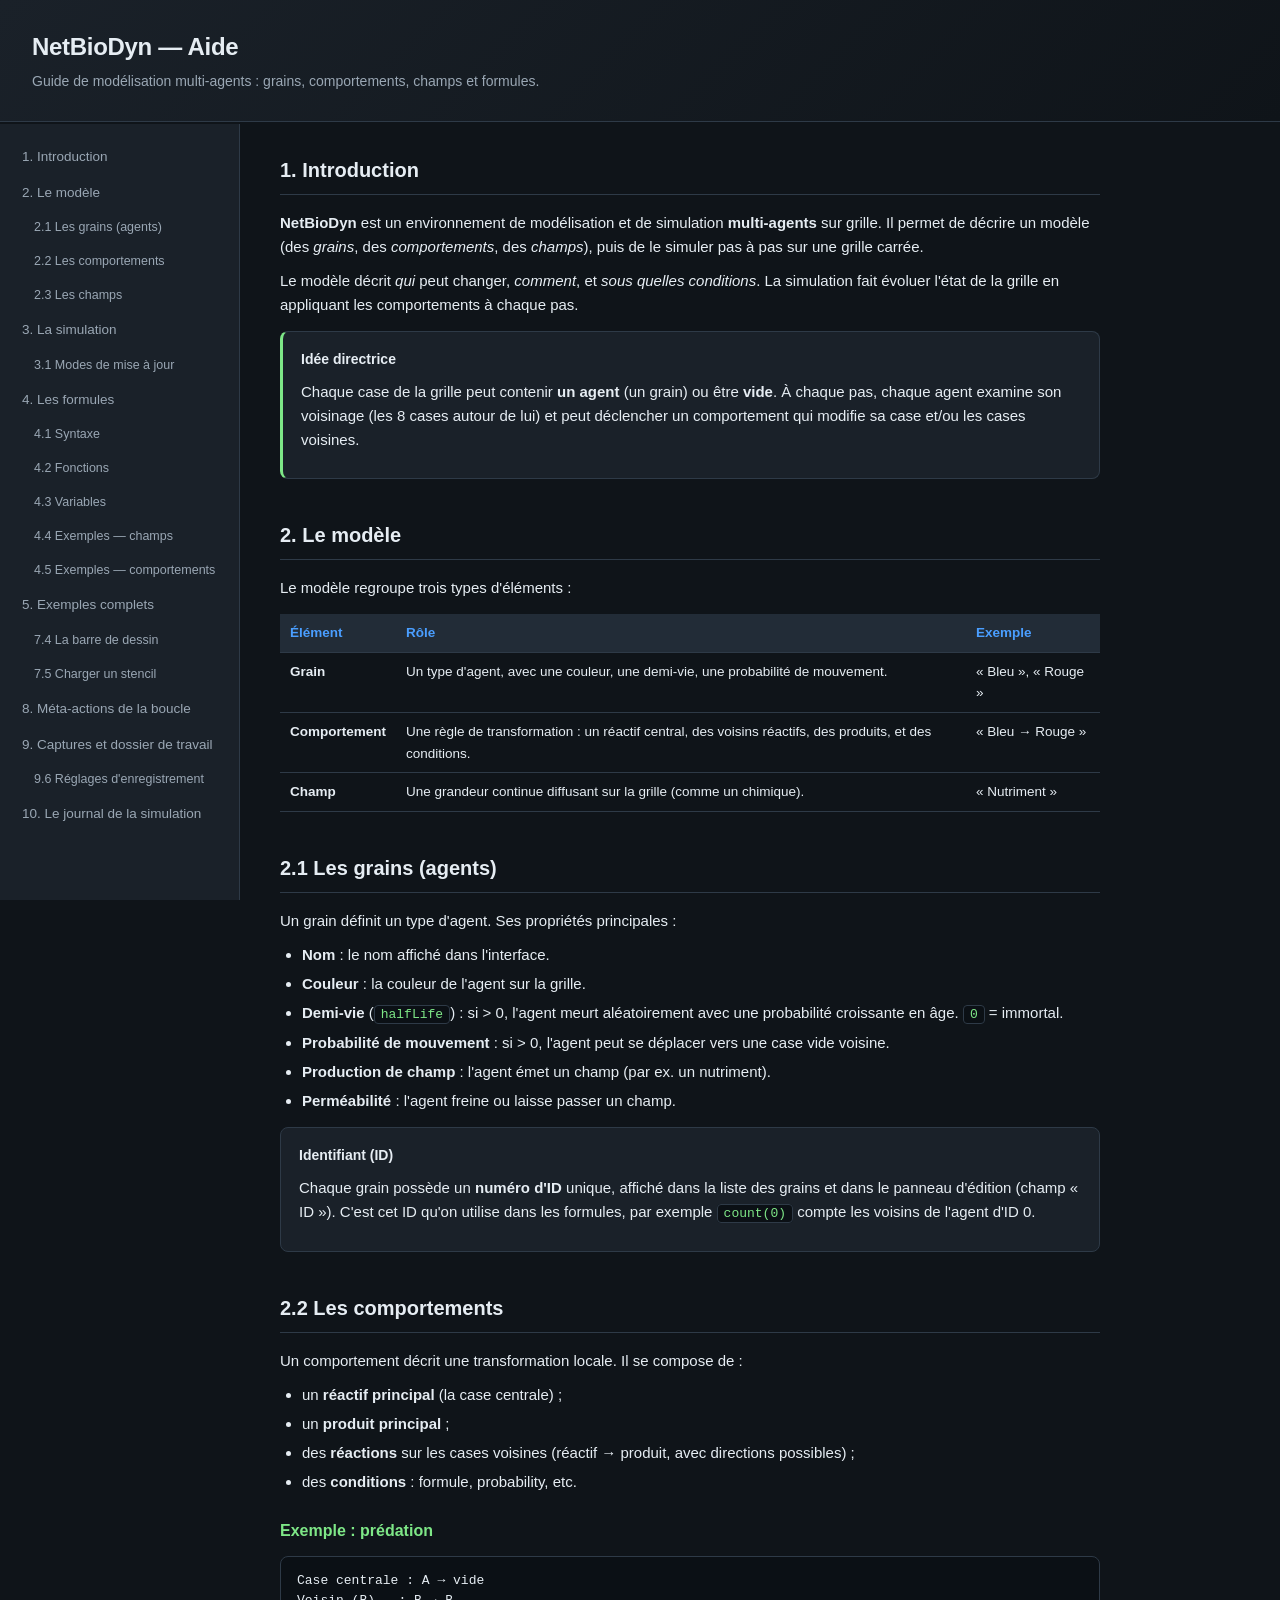
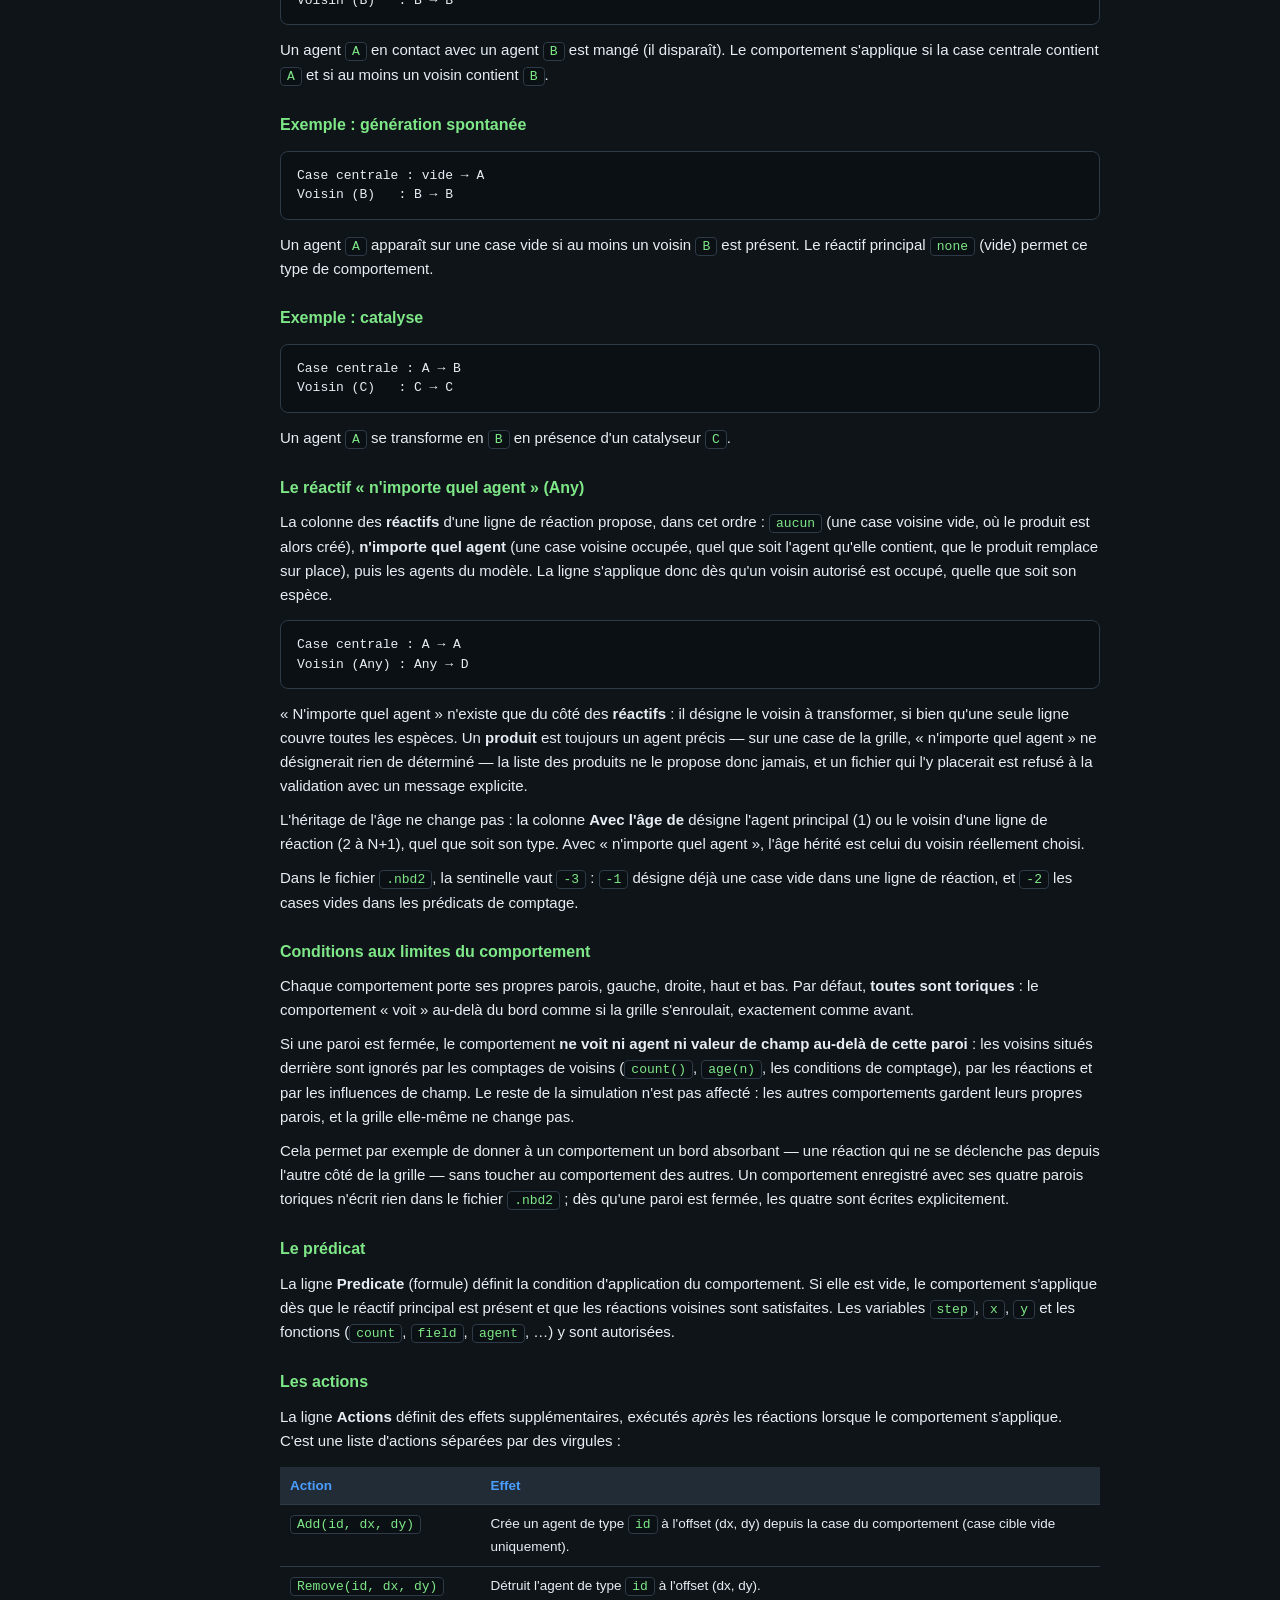
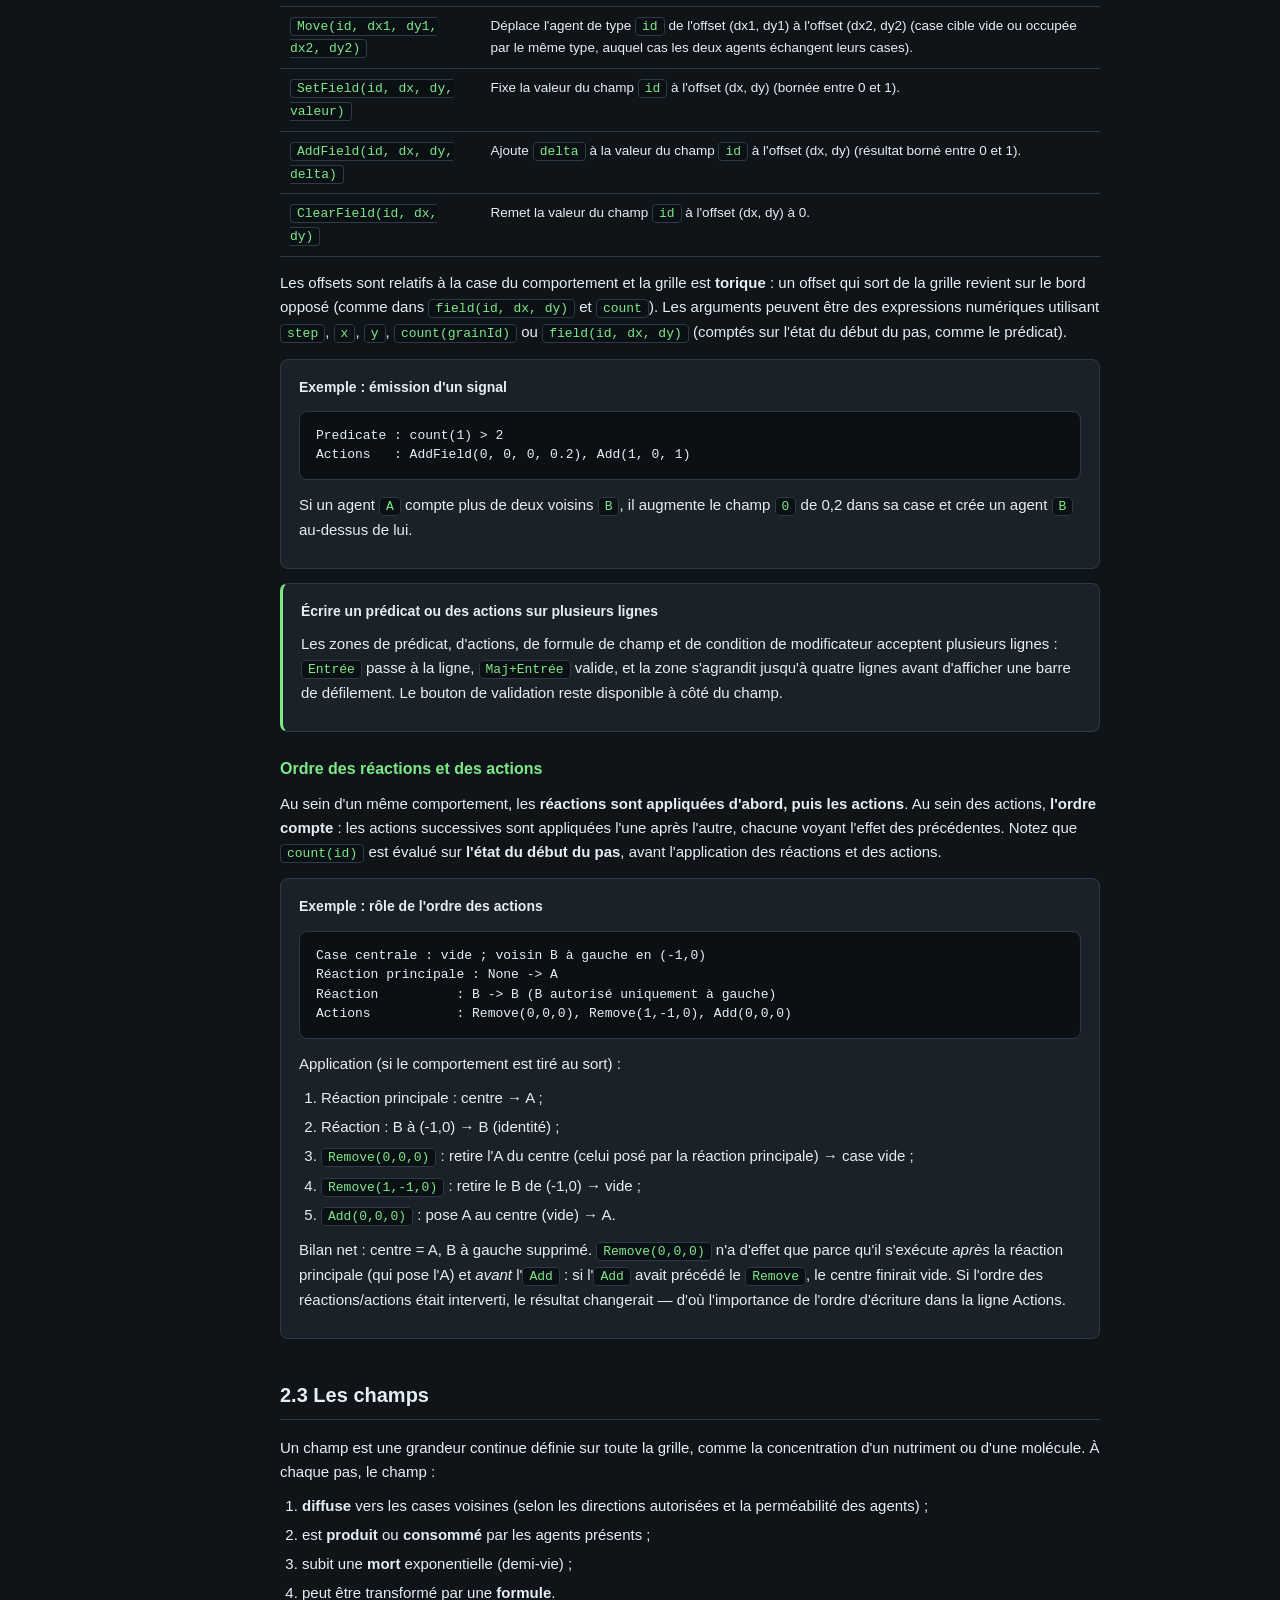
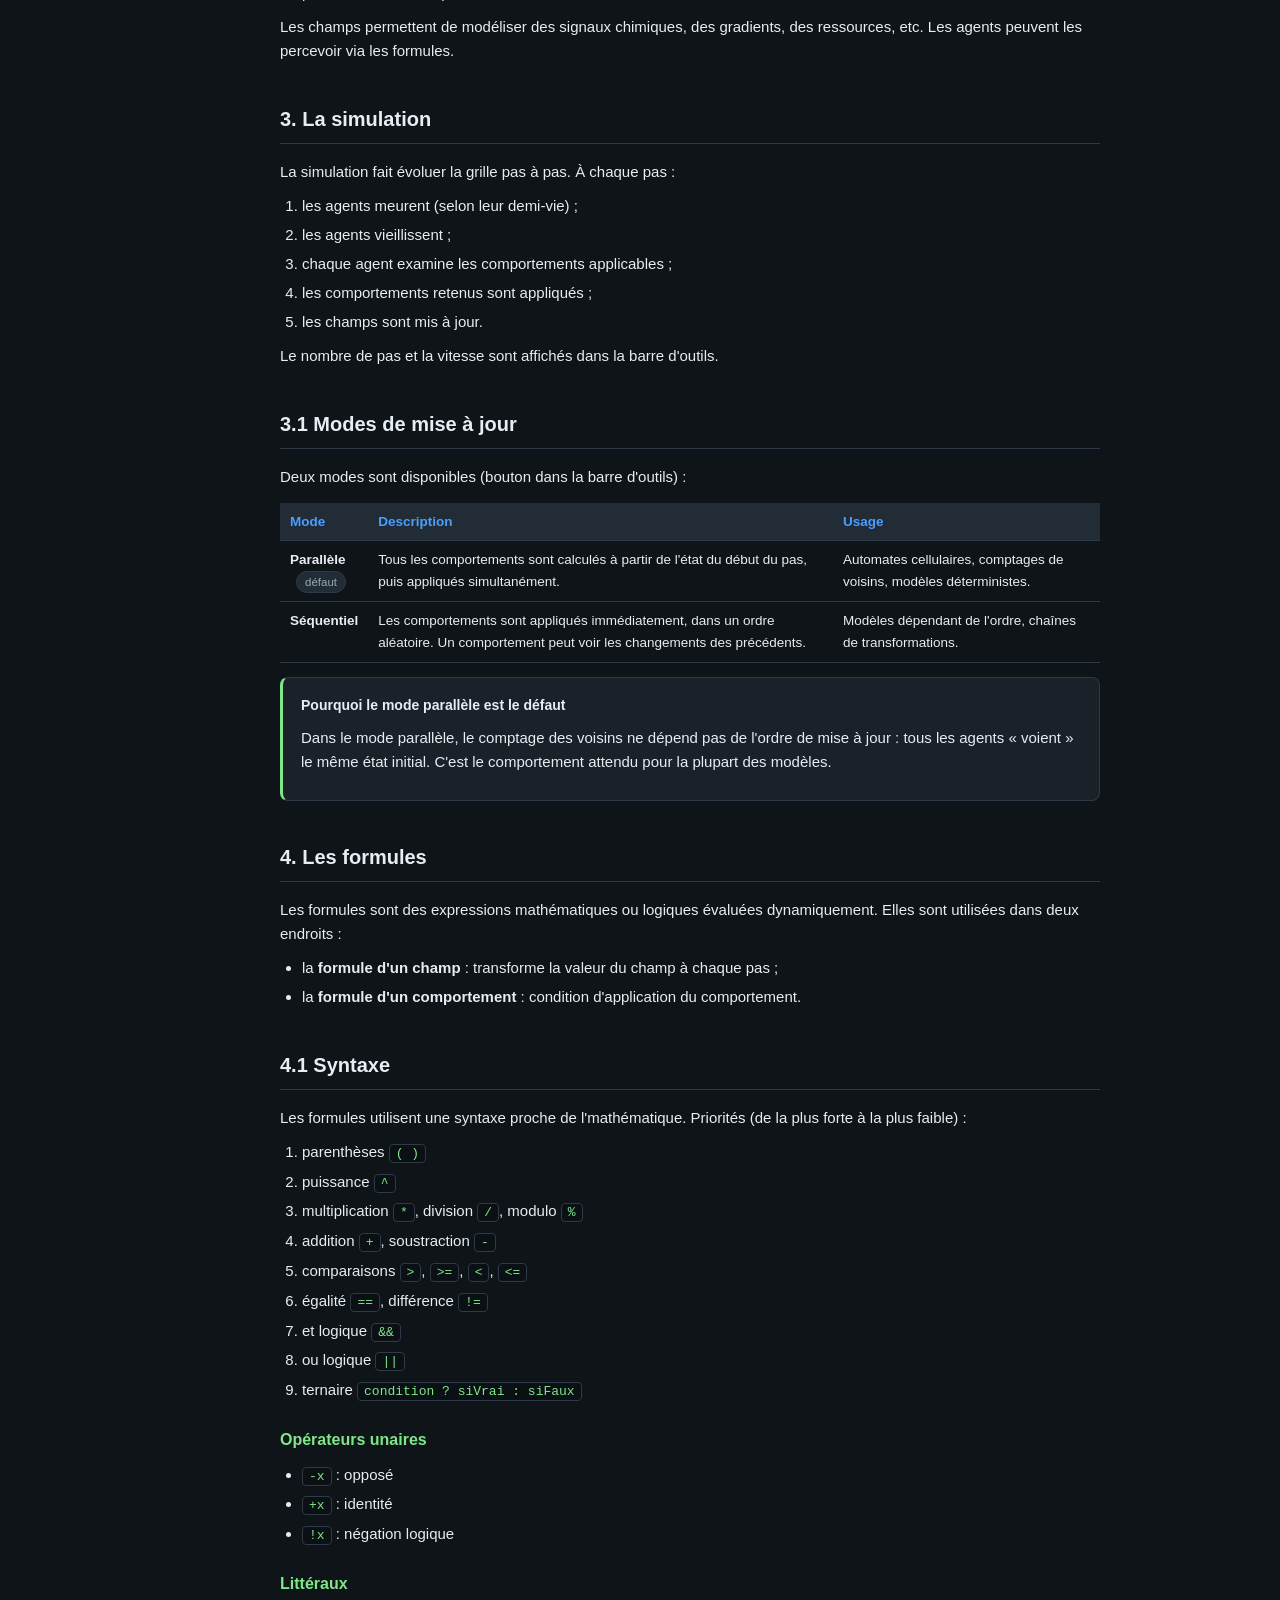
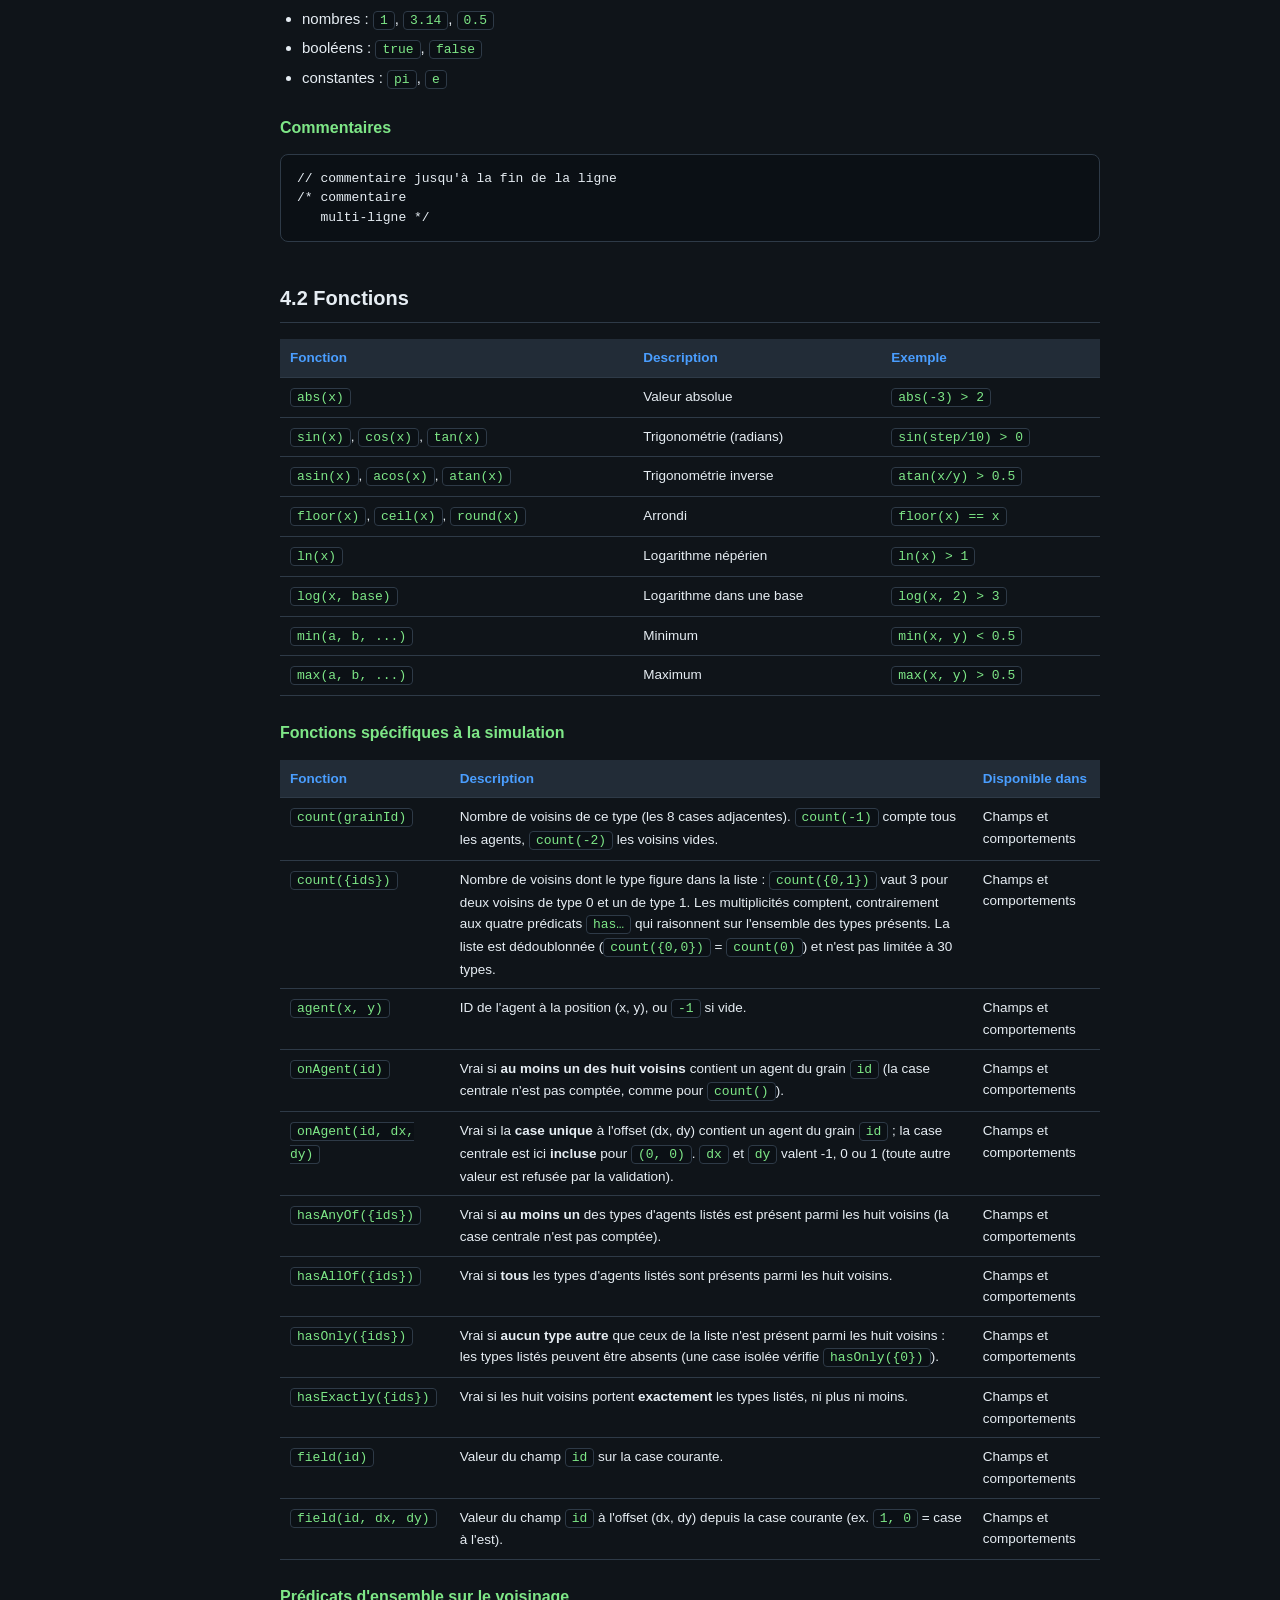
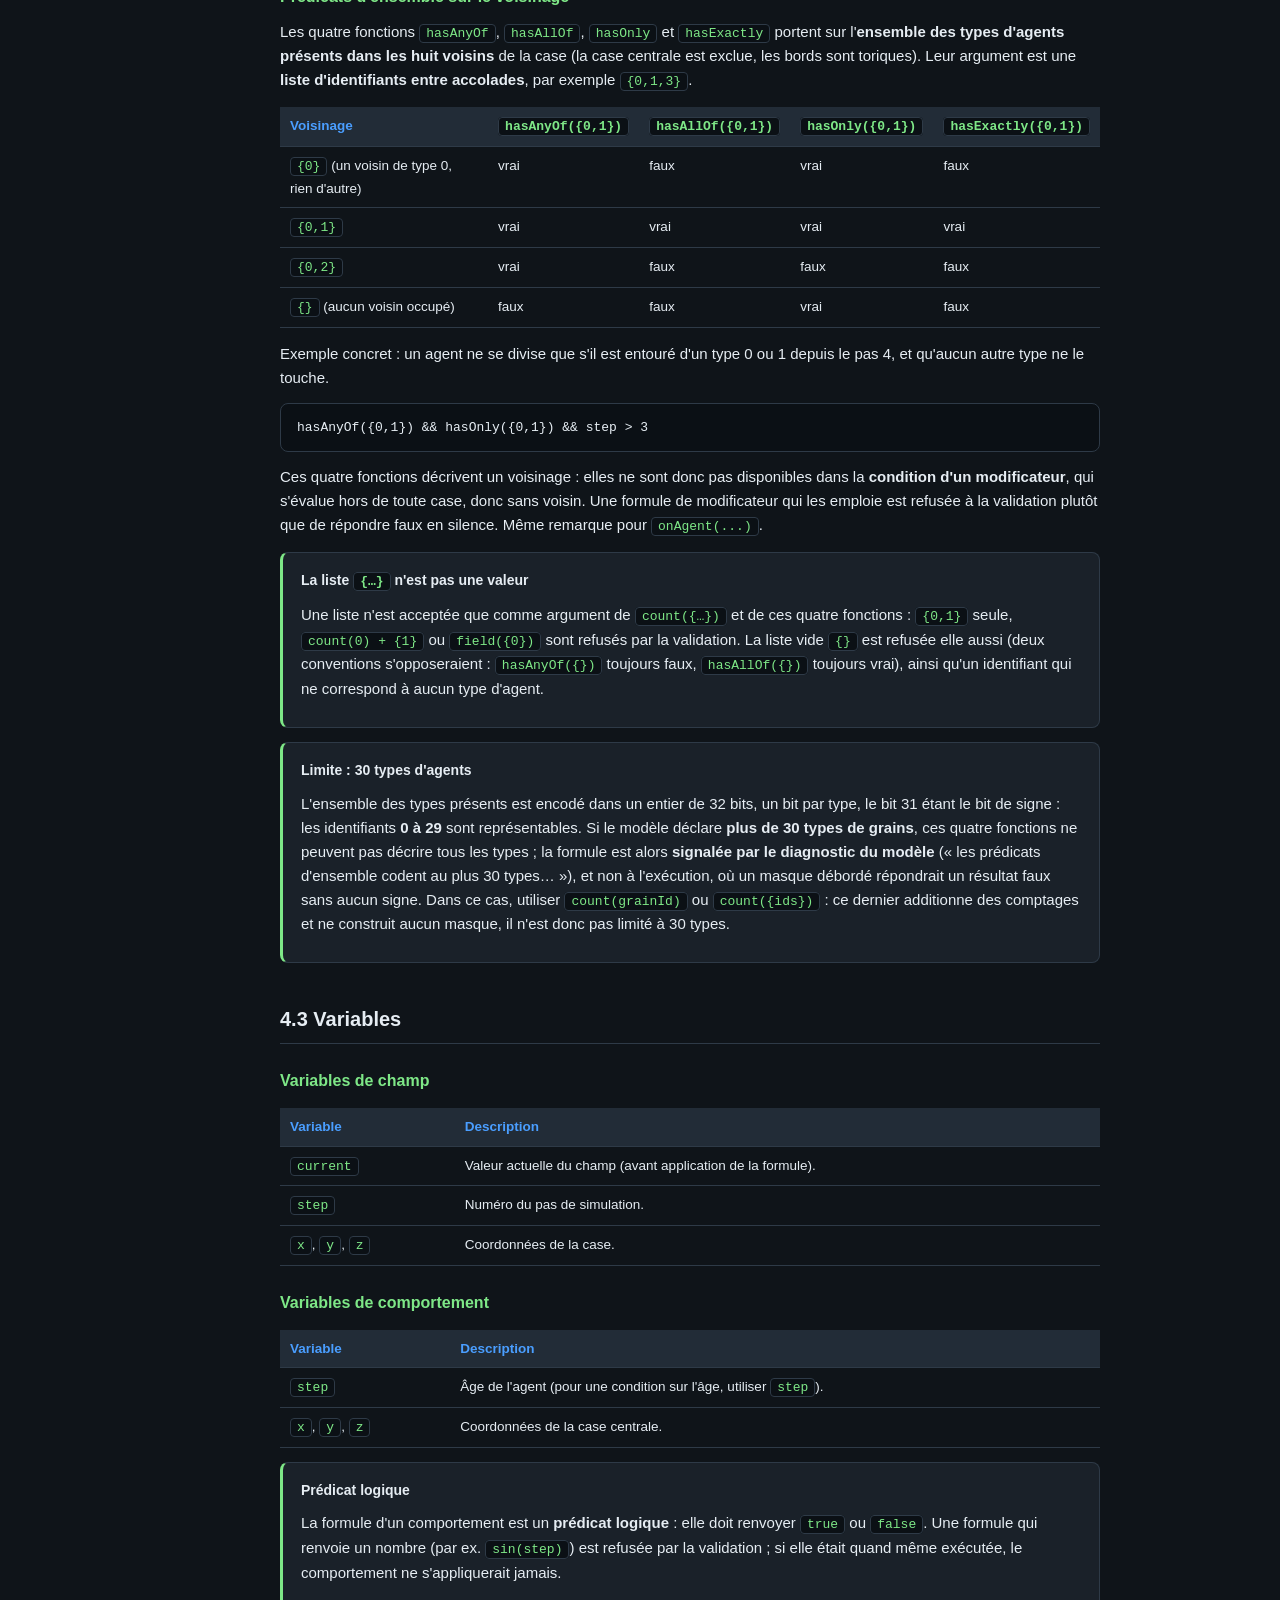
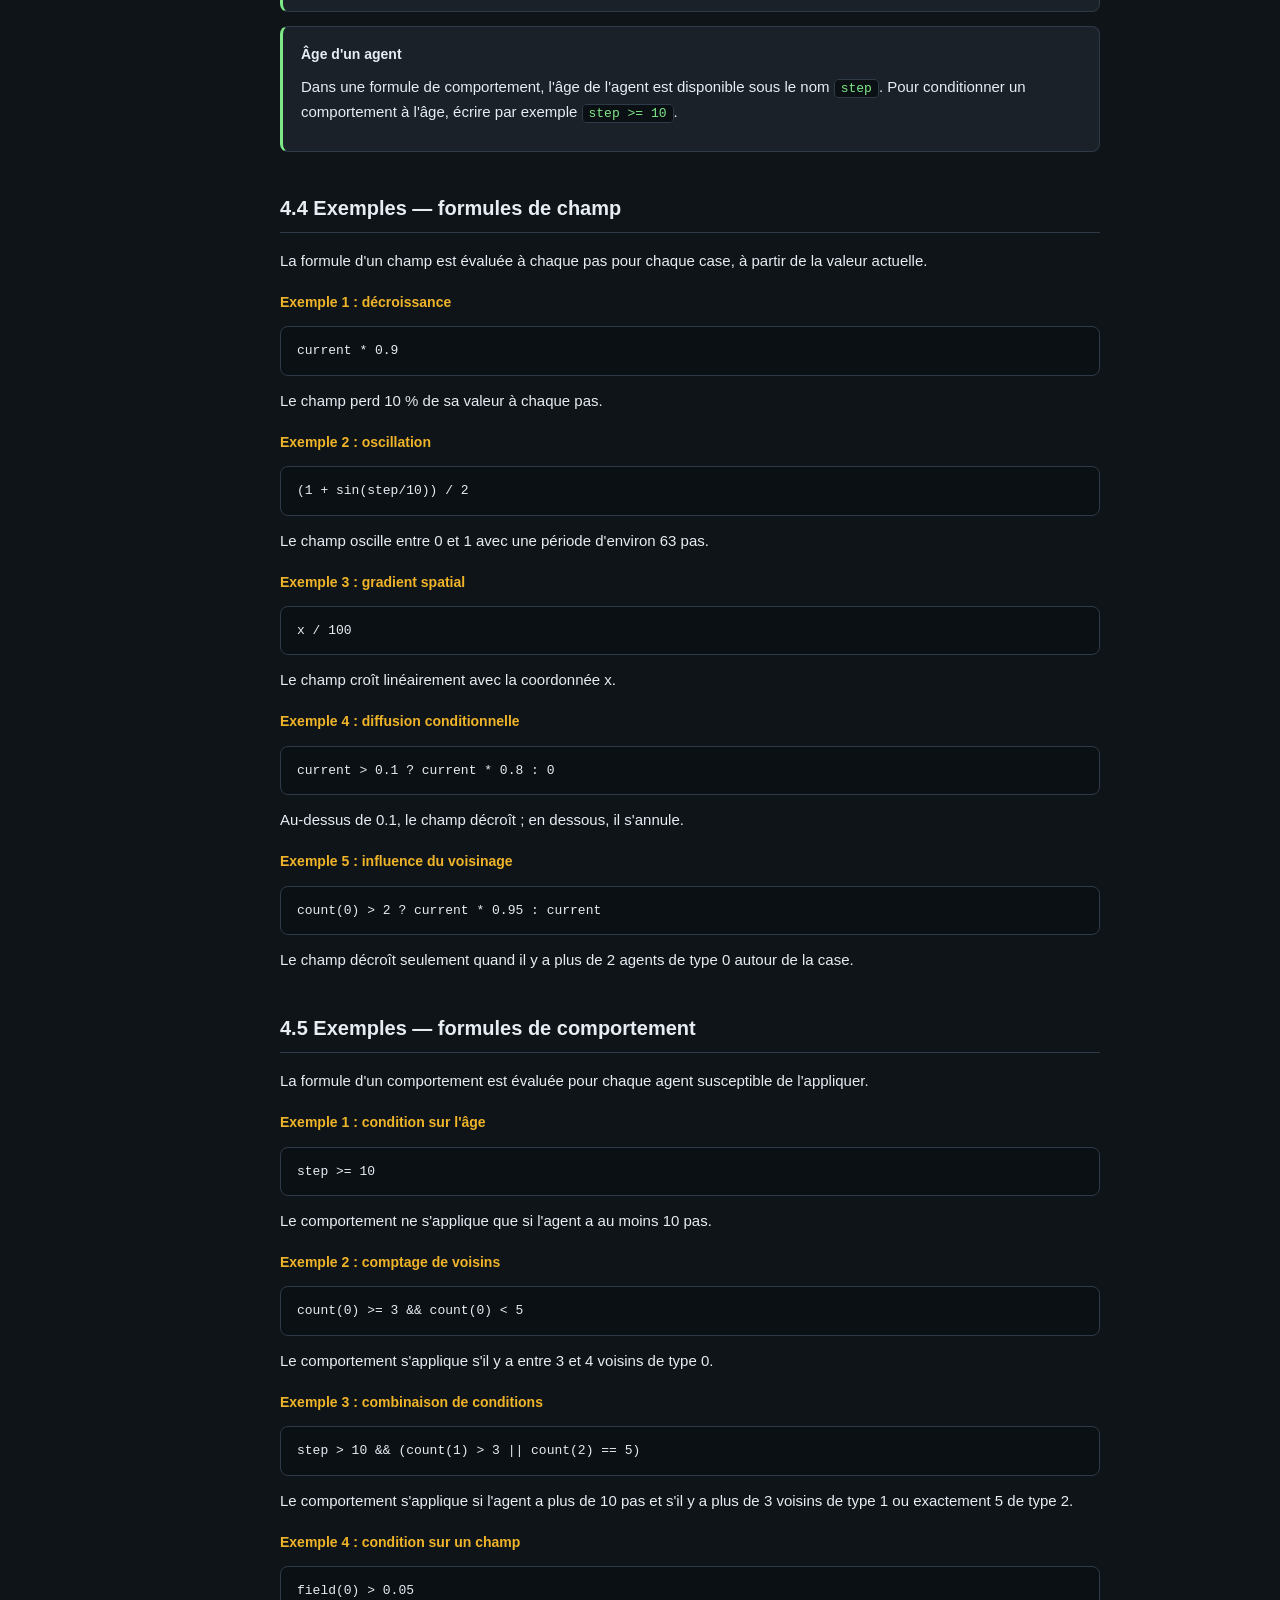
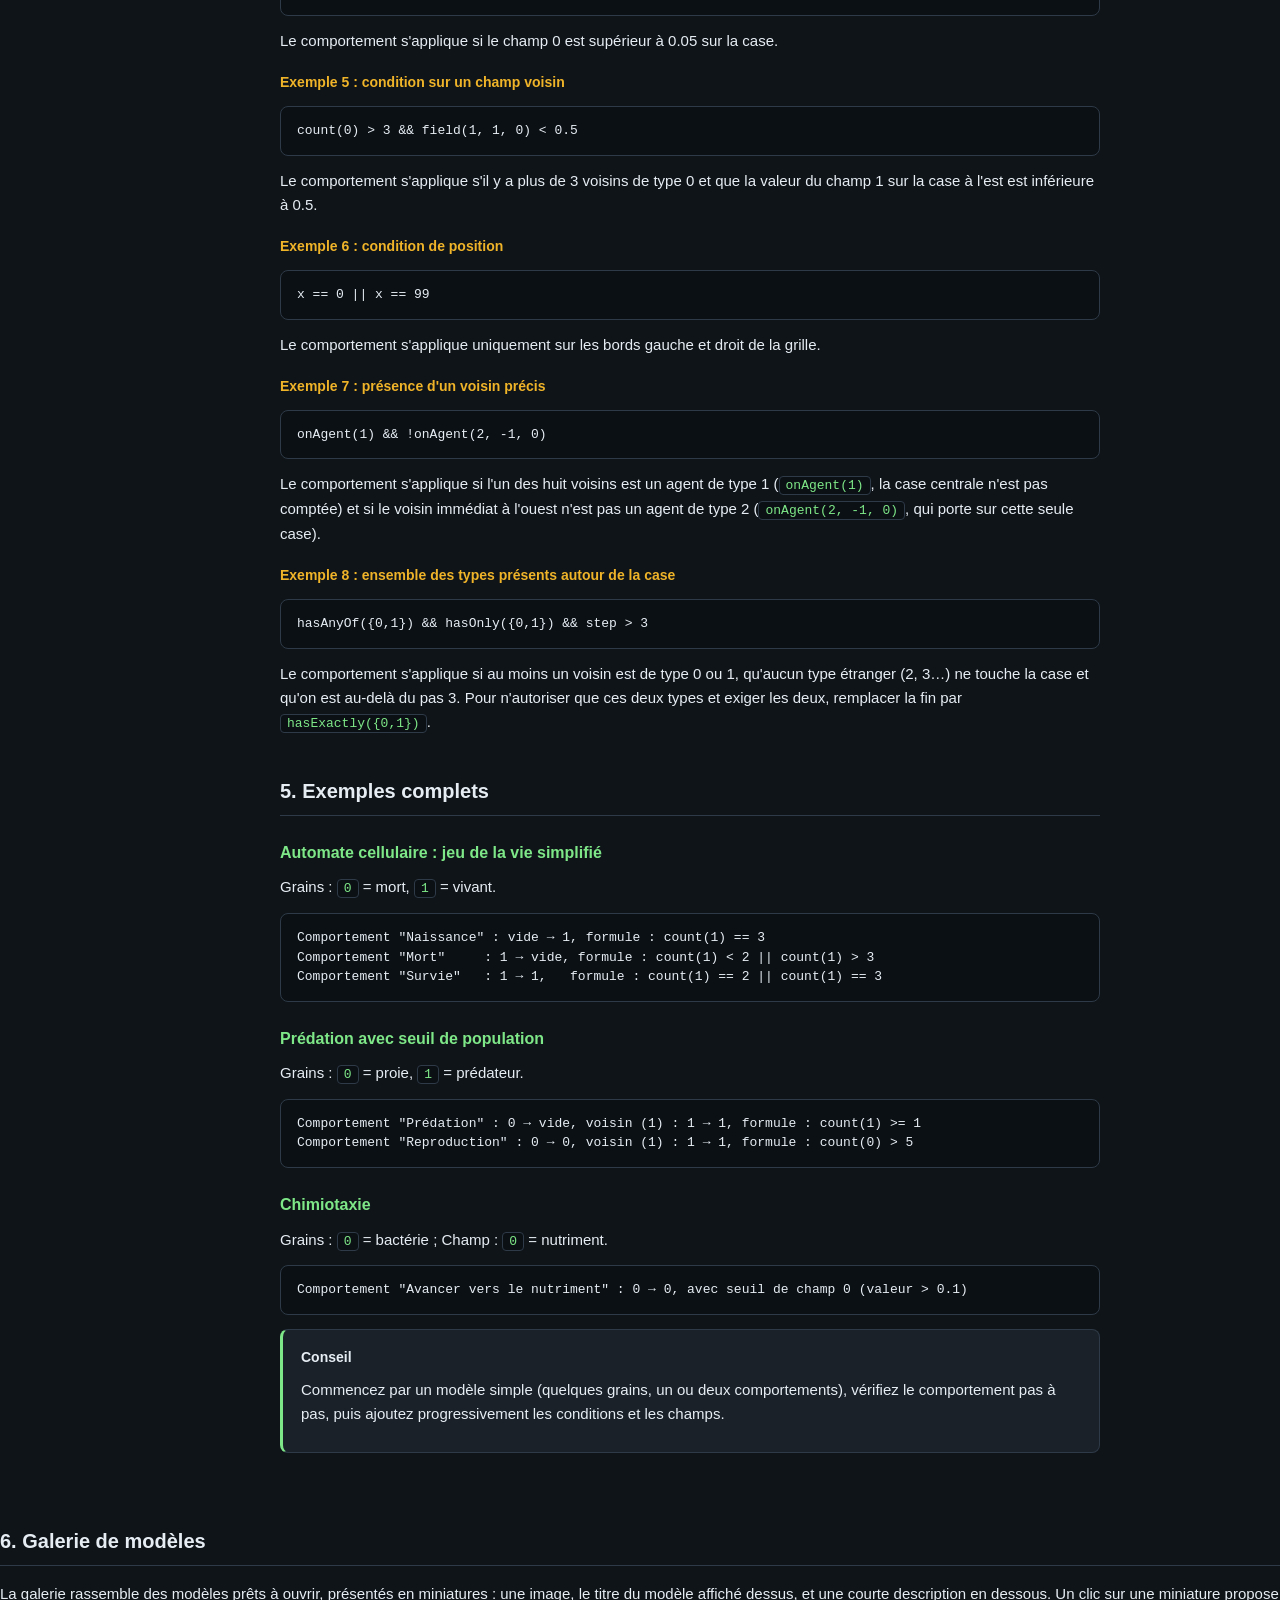
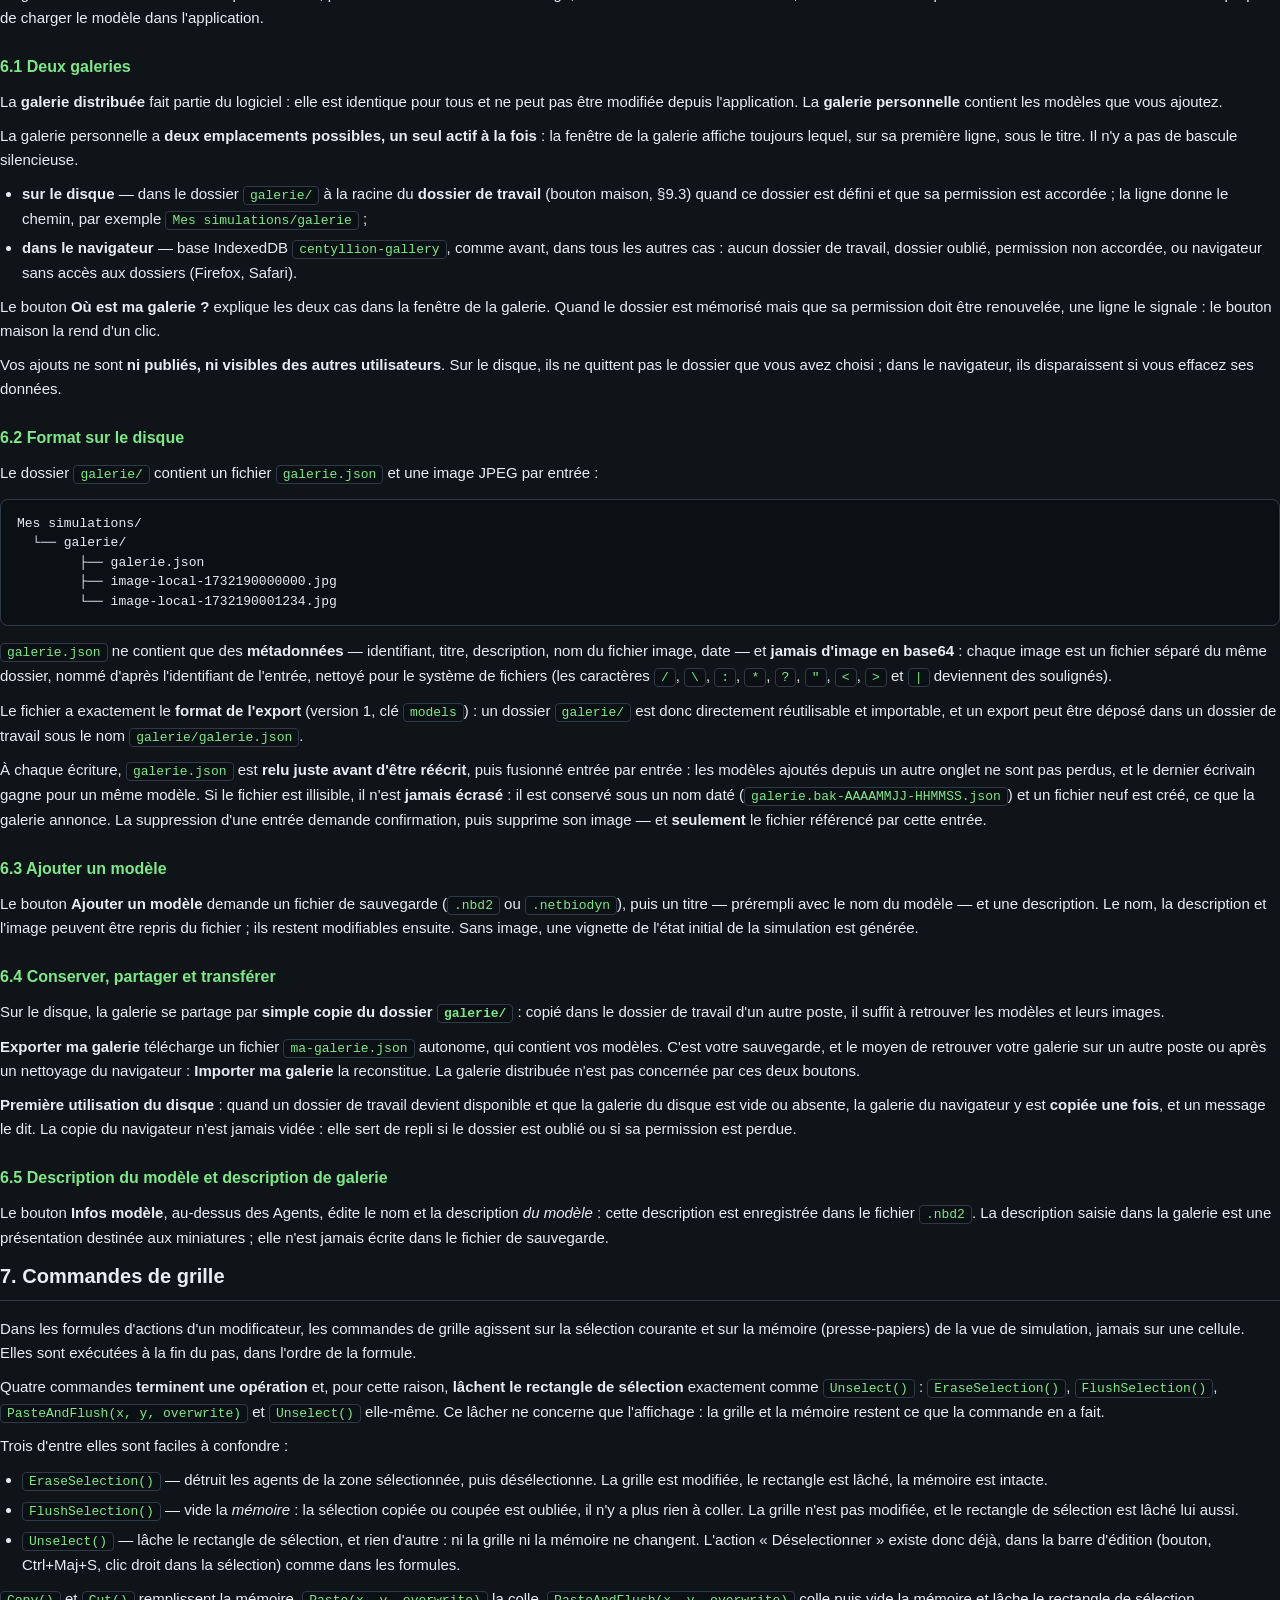
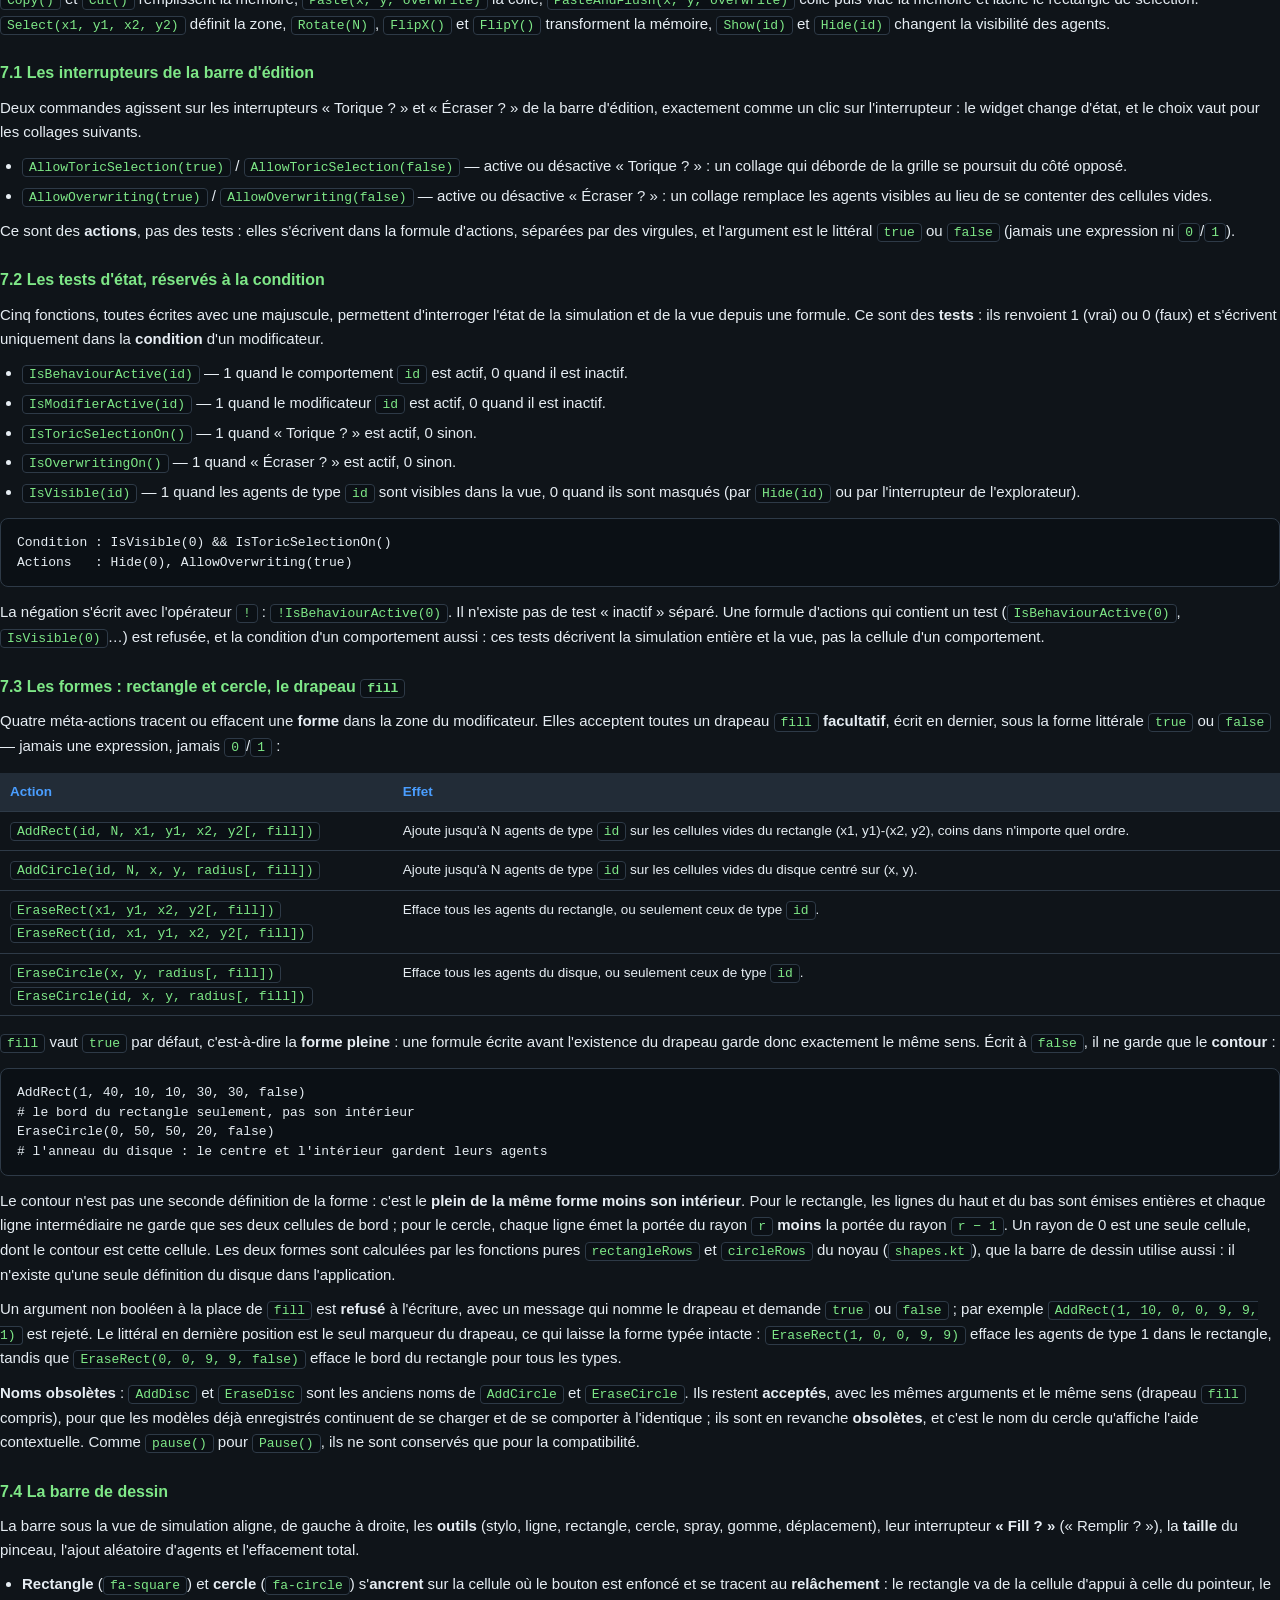
<file: web/webroot/help.html>
<!DOCTYPE html>
<html lang="fr">
<head>
<meta charset="utf-8">
<meta name="viewport" content="width=device-width, initial-scale=1">
<title>NetBioDyn — Aide</title>
<style>
:root {
  --bg: #0f1419;
  --panel: #1a2129;
  --panel-2: #222c37;
  --border: #2e3a47;
  --text: #e6edf3;
  --muted: #9aa7b4;
  --accent: #4a9eff;
  --accent-2: #7ee787;
  --warn: #f0b429;
  --code-bg: #0b1015;
  --radius: 8px;
}
* { box-sizing: border-box; }
html { scroll-behavior: smooth; }
body {
  margin: 0;
  background: var(--bg);
  color: var(--text);
  font-family: -apple-system, BlinkMacSystemFont, "Segoe UI", Roboto, Helvetica, Arial, sans-serif;
  line-height: 1.6;
  font-size: 15px;
}
a { color: var(--accent); text-decoration: none; }
a:hover { text-decoration: underline; }
header {
  background: linear-gradient(135deg, #1a2129 0%, #0f1419 100%);
  border-bottom: 1px solid var(--border);
  padding: 28px 32px;
  position: sticky;
  top: 0;
  z-index: 10;
  backdrop-filter: blur(8px);
}
header h1 { margin: 0 0 4px; font-size: 24px; letter-spacing: -0.3px; }
header p { margin: 0; color: var(--muted); font-size: 14px; }
nav {
  background: var(--panel);
  border-right: 1px solid var(--border);
  position: fixed;
  top: 124px;
  left: 0;
  bottom: 0;
  width: 240px;
  overflow-y: auto;
  padding: 16px 12px;
}
nav a {
  display: block;
  padding: 6px 10px;
  border-radius: 6px;
  color: var(--muted);
  font-size: 13.5px;
  margin-bottom: 2px;
}
nav a:hover { background: var(--panel-2); color: var(--text); text-decoration: none; }
nav a.sub { padding-left: 22px; font-size: 12.5px; }
main { margin-left: 240px; padding: 32px 40px; max-width: 900px; }
section { margin-bottom: 40px; scroll-margin-top: 140px; }
h2 {
  font-size: 20px;
  margin: 0 0 16px;
  padding-bottom: 8px;
  border-bottom: 1px solid var(--border);
}
h3 { font-size: 16px; margin: 24px 0 10px; color: var(--accent-2); }
h4 { font-size: 14px; margin: 18px 0 8px; color: var(--warn); }
p { margin: 10px 0; }
ul, ol { margin: 10px 0; padding-left: 22px; }
li { margin: 5px 0; }
code {
  background: var(--code-bg);
  border: 1px solid var(--border);
  border-radius: 4px;
  padding: 1px 6px;
  font-family: "SFMono-Regular", Consolas, "Liberation Mono", Menlo, monospace;
  font-size: 13px;
  color: var(--accent-2);
}
pre {
  background: var(--code-bg);
  border: 1px solid var(--border);
  border-radius: var(--radius);
  padding: 14px 16px;
  overflow-x: auto;
  font-family: "SFMono-Regular", Consolas, "Liberation Mono", Menlo, monospace;
  font-size: 13px;
  line-height: 1.5;
}
pre code { background: none; border: none; padding: 0; color: var(--text); }
table {
  width: 100%;
  border-collapse: collapse;
  margin: 14px 0;
  font-size: 13.5px;
}
th, td {
  text-align: left;
  padding: 8px 10px;
  border-bottom: 1px solid var(--border);
  vertical-align: top;
}
th { background: var(--panel-2); color: var(--accent); font-weight: 600; }
tr:hover td { background: var(--panel-2); }
.card {
  background: var(--panel);
  border: 1px solid var(--border);
  border-radius: var(--radius);
  padding: 16px 18px;
  margin: 14px 0;
}
.card.tip { border-left: 3px solid var(--accent-2); }
.card.warn { border-left: 3px solid var(--warn); }
.card h4 { margin-top: 0; color: var(--text); }
.grid2 { display: grid; grid-template-columns: 1fr 1fr; gap: 14px; }
@media (max-width: 900px) {
  nav { display: none; }
  main { margin-left: 0; padding: 20px; }
  .grid2 { grid-template-columns: 1fr; }
}
.badge {
  display: inline-block;
  background: var(--panel-2);
  border: 1px solid var(--border);
  border-radius: 12px;
  padding: 1px 8px;
  font-size: 11.5px;
  color: var(--muted);
  margin-left: 6px;
}
</style>
</head>
<body>
<header>
  <h1>NetBioDyn — Aide</h1>
  <p>Guide de modélisation multi-agents : grains, comportements, champs et formules.</p>
</header>

<nav>
  <a href="#intro">1. Introduction</a>
  <a href="#modele">2. Le modèle</a>
  <a href="#grains" class="sub">2.1 Les grains (agents)</a>
  <a href="#behaviours" class="sub">2.2 Les comportements</a>
  <a href="#fields" class="sub">2.3 Les champs</a>
  <a href="#simulation">3. La simulation</a>
  <a href="#update" class="sub">3.1 Modes de mise à jour</a>
  <a href="#formules">4. Les formules</a>
  <a href="#syntaxe" class="sub">4.1 Syntaxe</a>
  <a href="#fonctions" class="sub">4.2 Fonctions</a>
  <a href="#variables" class="sub">4.3 Variables</a>
  <a href="#exemples-champs" class="sub">4.4 Exemples — champs</a>
  <a href="#exemples-comportements" class="sub">4.5 Exemples — comportements</a>
  <a href="#exemples-complets">5. Exemples complets</a>
  <a href="#dessin" class="sub">7.4 La barre de dessin</a>
  <a href="#stencil" class="sub">7.5 Charger un stencil</a>
  <a href="#boucle">8. Méta-actions de la boucle</a>
  <a href="#captures">9. Captures et dossier de travail</a>
  <a href="#records" class="sub">9.6 Réglages d'enregistrement</a>
  <a href="#journal">10. Le journal de la simulation</a>
</nav>

<main>

<section id="intro">
  <h2>1. Introduction</h2>
  <p>
    <strong>NetBioDyn</strong> est un environnement de modélisation et de simulation <strong>multi-agents</strong> sur grille.
    Il permet de décrire un modèle (des <em>grains</em>, des <em>comportements</em>, des <em>champs</em>),
    puis de le simuler pas à pas sur une grille carrée.
  </p>
  <p>
    Le modèle décrit <em>qui</em> peut changer, <em>comment</em>, et <em>sous quelles conditions</em>.
    La simulation fait évoluer l'état de la grille en appliquant les comportements à chaque pas.
  </p>
  <div class="card tip">
    <h4>Idée directrice</h4>
    <p>
      Chaque case de la grille peut contenir <strong>un agent</strong> (un grain) ou être <strong>vide</strong>.
      À chaque pas, chaque agent examine son voisinage (les 8 cases autour de lui) et peut déclencher
      un comportement qui modifie sa case et/ou les cases voisines.
    </p>
  </div>
</section>

<section id="modele">
  <h2>2. Le modèle</h2>
  <p>
    Le modèle regroupe trois types d'éléments :
  </p>
  <table>
    <tr><th>Élément</th><th>Rôle</th><th>Exemple</th></tr>
    <tr><td><strong>Grain</strong></td><td>Un type d'agent, avec une couleur, une demi-vie, une probabilité de mouvement.</td><td>« Bleu », « Rouge »</td></tr>
    <tr><td><strong>Comportement</strong></td><td>Une règle de transformation : un réactif central, des voisins réactifs, des produits, et des conditions.</td><td>« Bleu → Rouge »</td></tr>
    <tr><td><strong>Champ</strong></td><td>Une grandeur continue diffusant sur la grille (comme un chimique).</td><td>« Nutriment »</td></tr>
  </table>
</section>

<section id="grains">
  <h2>2.1 Les grains (agents)</h2>
  <p>
    Un grain définit un type d'agent. Ses propriétés principales :
  </p>
  <ul>
    <li><strong>Nom</strong> : le nom affiché dans l'interface.</li>
    <li><strong>Couleur</strong> : la couleur de l'agent sur la grille.</li>
    <li><strong>Demi-vie</strong> (<code>halfLife</code>) : si &gt; 0, l'agent meurt aléatoirement avec une probabilité croissante en âge. <code>0</code> = immortal.</li>
    <li><strong>Probabilité de mouvement</strong> : si &gt; 0, l'agent peut se déplacer vers une case vide voisine.</li>
    <li><strong>Production de champ</strong> : l'agent émet un champ (par ex. un nutriment).</li>
    <li><strong>Perméabilité</strong> : l'agent freine ou laisse passer un champ.</li>
  </ul>
  <div class="card">
    <h4>Identifiant (ID)</h4>
    <p>
      Chaque grain possède un <strong>numéro d'ID</strong> unique, affiché dans la liste des grains
      et dans le panneau d'édition (champ « ID »). C'est cet ID qu'on utilise dans les formules,
      par exemple <code>count(0)</code> compte les voisins de l'agent d'ID 0.
    </p>
  </div>
</section>

<section id="behaviours">
  <h2>2.2 Les comportements</h2>
  <p>
    Un comportement décrit une transformation locale. Il se compose de :
  </p>
  <ul>
    <li>un <strong>réactif principal</strong> (la case centrale) ;</li>
    <li>un <strong>produit principal</strong> ;</li>
    <li>des <strong>réactions</strong> sur les cases voisines (réactif → produit, avec directions possibles) ;</li>
    <li>des <strong>conditions</strong> : formule, probability, etc.</li>
  </ul>
  <h3>Exemple : prédation</h3>
  <pre><code>Case centrale : A → vide
Voisin (B)   : B → B</code></pre>
  <p>
    Un agent <code>A</code> en contact avec un agent <code>B</code> est mangé (il disparaît).
    Le comportement s'applique si la case centrale contient <code>A</code> et si au moins un voisin
    contient <code>B</code>.
  </p>
  <h3>Exemple : génération spontanée</h3>
  <pre><code>Case centrale : vide → A
Voisin (B)   : B → B</code></pre>
  <p>
    Un agent <code>A</code> apparaît sur une case vide si au moins un voisin <code>B</code> est présent.
    Le réactif principal <code>none</code> (vide) permet ce type de comportement.
  </p>
  <h3>Exemple : catalyse</h3>
  <pre><code>Case centrale : A → B
Voisin (C)   : C → C</code></pre>
  <p>
    Un agent <code>A</code> se transforme en <code>B</code> en présence d'un catalyseur <code>C</code>.
  </p>

  <h3>Le réactif « n'importe quel agent » (Any)</h3>
  <p>
    La colonne des <strong>réactifs</strong> d'une ligne de réaction propose, dans cet ordre :
    <code>aucun</code> (une case voisine vide, où le produit est alors créé),
    <strong>n'importe quel agent</strong> (une case voisine occupée, quel que soit l'agent qu'elle
    contient, que le produit remplace sur place), puis les agents du modèle. La ligne s'applique
    donc dès qu'un voisin autorisé est occupé, quelle que soit son espèce.
  </p>
  <pre><code>Case centrale : A → A
Voisin (Any) : Any → D</code></pre>
  <p>
    « N'importe quel agent » n'existe que du côté des <strong>réactifs</strong> : il désigne le
    voisin à transformer, si bien qu'une seule ligne couvre toutes les espèces. Un
    <strong>produit</strong> est toujours un agent précis — sur une case de la grille, « n'importe
    quel agent » ne désignerait rien de déterminé — la liste des produits ne le propose donc
    jamais, et un fichier qui l'y placerait est refusé à la validation avec un message explicite.
  </p>
  <p>
    L'héritage de l'âge ne change pas : la colonne <strong>Avec l'âge de</strong> désigne l'agent
    principal (1) ou le voisin d'une ligne de réaction (2 à N+1), quel que soit son type. Avec
    « n'importe quel agent », l'âge hérité est celui du voisin réellement choisi.
  </p>
  <p>
    Dans le fichier <code>.nbd2</code>, la sentinelle vaut <code>-3</code> : <code>-1</code>
    désigne déjà une case vide dans une ligne de réaction, et <code>-2</code> les cases vides dans
    les prédicats de comptage.
  </p>
  <h3>Conditions aux limites du comportement</h3>

  <p>Chaque comportement porte ses propres parois, gauche, droite, haut et bas.
  Par défaut, <strong>toutes sont toriques</strong> : le comportement « voit » au-delà
  du bord comme si la grille s'enroulait, exactement comme avant.</p>

  <p>Si une paroi est fermée, le comportement <strong>ne voit ni agent ni valeur de
  champ au-delà de cette paroi</strong> : les voisins situés derrière sont ignorés par
  les comptages de voisins (<code>count()</code>, <code>age(n)</code>, les conditions
  de comptage), par les réactions et par les influences de champ. Le reste de la
  simulation n'est pas affecté : les autres comportements gardent leurs propres
  parois, et la grille elle-même ne change pas.</p>

  <p>Cela permet par exemple de donner à un comportement un bord absorbant — une
  réaction qui ne se déclenche pas depuis l'autre côté de la grille — sans toucher
  au comportement des autres. Un comportement enregistré avec ses quatre parois
  toriques n'écrit rien dans le fichier <code>.nbd2</code> ; dès qu'une paroi est
  fermée, les quatre sont écrites explicitement.</p>

  <h3>Le prédicat</h3>
  <p>
    La ligne <strong>Predicate</strong> (formule) définit la condition d'application du comportement.
    Si elle est vide, le comportement s'applique dès que le réactif principal est présent et que les
    réactions voisines sont satisfaites. Les variables <code>step</code>, <code>x</code>, <code>y</code>
    et les fonctions (<code>count</code>, <code>field</code>, <code>agent</code>, …) y sont autorisées.
  </p>
  <h3>Les actions</h3>
  <p>
    La ligne <strong>Actions</strong> définit des effets supplémentaires, exécutés
    <em>après</em> les réactions lorsque le comportement s'applique. C'est une liste
    d'actions séparées par des virgules :
  </p>
  <table>
    <tr><th>Action</th><th>Effet</th></tr>
    <tr>
      <td><code>Add(id, dx, dy)</code></td>
      <td>Crée un agent de type <code>id</code> à l'offset (dx, dy) depuis la case du comportement (case cible vide uniquement).</td>
    </tr>
    <tr>
      <td><code>Remove(id, dx, dy)</code></td>
      <td>Détruit l'agent de type <code>id</code> à l'offset (dx, dy).</td>
    </tr>
    <tr>
      <td><code>Move(id, dx1, dy1, dx2, dy2)</code></td>
      <td>Déplace l'agent de type <code>id</code> de l'offset (dx1, dy1) à l'offset (dx2, dy2) (case cible vide ou occupée par le même type, auquel cas les deux agents échangent leurs cases).</td>
    </tr>
    <tr>
      <td><code>SetField(id, dx, dy, valeur)</code></td>
      <td>Fixe la valeur du champ <code>id</code> à l'offset (dx, dy) (bornée entre 0 et 1).</td>
    </tr>
    <tr>
      <td><code>AddField(id, dx, dy, delta)</code></td>
      <td>Ajoute <code>delta</code> à la valeur du champ <code>id</code> à l'offset (dx, dy) (résultat borné entre 0 et 1).</td>
    </tr>
    <tr>
      <td><code>ClearField(id, dx, dy)</code></td>
      <td>Remet la valeur du champ <code>id</code> à l'offset (dx, dy) à 0.</td>
    </tr>
  </table>
  <p>
    Les offsets sont relatifs à la case du comportement et la grille est
    <strong>torique</strong> : un offset qui sort de la grille revient sur le bord opposé
    (comme dans <code>field(id, dx, dy)</code> et <code>count</code>).
    Les arguments peuvent être des expressions numériques utilisant
    <code>step</code>, <code>x</code>, <code>y</code>, <code>count(grainId)</code>
    ou <code>field(id, dx, dy)</code> (comptés sur l'état du début du pas, comme le prédicat).
  </p>
  <div class="card example">
    <h4>Exemple : émission d'un signal</h4>
    <pre><code>Predicate : count(1) &gt; 2
Actions   : AddField(0, 0, 0, 0.2), Add(1, 0, 1)</code></pre>
    <p>
      Si un agent <code>A</code> compte plus de deux voisins <code>B</code>, il augmente le champ
      <code>0</code> de 0,2 dans sa case et crée un agent <code>B</code> au-dessus de lui.
    </p>
  </div>
  <div class="card tip">
    <h4>Écrire un prédicat ou des actions sur plusieurs lignes</h4>
    <p>
      Les zones de prédicat, d'actions, de formule de champ et de condition de modificateur
      acceptent plusieurs lignes : <code>Entrée</code> passe à la ligne,
      <code>Maj+Entrée</code> valide, et la zone s'agrandit jusqu'à quatre lignes avant
      d'afficher une barre de défilement. Le bouton de validation reste disponible à côté du
      champ.
    </p>
  </div>
  <h3>Ordre des réactions et des actions</h3>
  <p>
    Au sein d'un même comportement, les <strong>réactions sont appliquées d'abord, puis les
    actions</strong>. Au sein des actions, <strong>l'ordre compte</strong> : les actions successives
    sont appliquées l'une après l'autre, chacune voyant l'effet des précédentes. Notez que
    <code>count(id)</code> est évalué sur <strong>l'état du début du pas</strong>, avant
    l'application des réactions et des actions.
  </p>
  <div class="card example">
    <h4>Exemple : rôle de l'ordre des actions</h4>
    <pre><code>Case centrale : vide ; voisin B à gauche en (-1,0)
Réaction principale : None -&gt; A
Réaction          : B -&gt; B (B autorisé uniquement à gauche)
Actions           : Remove(0,0,0), Remove(1,-1,0), Add(0,0,0)</code></pre>
    <p>Application (si le comportement est tiré au sort) :</p>
    <ol>
      <li>Réaction principale : centre → A ;</li>
      <li>Réaction : B à (-1,0) → B (identité) ;</li>
      <li><code>Remove(0,0,0)</code> : retire l'A du centre (celui posé par la réaction principale) → case vide ;</li>
      <li><code>Remove(1,-1,0)</code> : retire le B de (-1,0) → vide ;</li>
      <li><code>Add(0,0,0)</code> : pose A au centre (vide) → A.</li>
    </ol>
    <p>
      Bilan net : centre = A, B à gauche supprimé. <code>Remove(0,0,0)</code> n'a d'effet que parce
      qu'il s'exécute <em>après</em> la réaction principale (qui pose l'A) et <em>avant</em>
      l'<code>Add</code> : si l'<code>Add</code> avait précédé le <code>Remove</code>, le centre
      finirait vide. Si l'ordre des réactions/actions était interverti, le résultat changerait —
      d'où l'importance de l'ordre d'écriture dans la ligne Actions.
    </p>
  </div>
</section>

<section id="fields">
  <h2>2.3 Les champs</h2>
  <p>
    Un champ est une grandeur continue définie sur toute la grille, comme la concentration d'un
    nutriment ou d'une molécule. À chaque pas, le champ :
  </p>
  <ol>
    <li><strong>diffuse</strong> vers les cases voisines (selon les directions autorisées et la perméabilité des agents) ;</li>
    <li>est <strong>produit</strong> ou <strong>consommé</strong> par les agents présents ;</li>
    <li>subit une <strong>mort</strong> exponentielle (demi-vie) ;</li>
    <li>peut être transformé par une <strong>formule</strong>.</li>
  </ol>
  <p>
    Les champs permettent de modéliser des signaux chimiques, des gradients, des ressources, etc.
    Les agents peuvent les percevoir via les formules.
  </p>
</section>

<section id="simulation">
  <h2>3. La simulation</h2>
  <p>
    La simulation fait évoluer la grille pas à pas. À chaque pas :
  </p>
  <ol>
    <li>les agents meurent (selon leur demi-vie) ;</li>
    <li>les agents vieillissent ;</li>
    <li>chaque agent examine les comportements applicables ;</li>
    <li>les comportements retenus sont appliqués ;</li>
    <li>les champs sont mis à jour.</li>
  </ol>
  <p>
    Le nombre de pas et la vitesse sont affichés dans la barre d'outils.
  </p>
</section>

<section id="update">
  <h2>3.1 Modes de mise à jour</h2>
  <p>
    Deux modes sont disponibles (bouton dans la barre d'outils) :
  </p>
  <table>
    <tr><th>Mode</th><th>Description</th><th>Usage</th></tr>
    <tr>
      <td><strong>Parallèle</strong><br><span class="badge">défaut</span></td>
      <td>Tous les comportements sont calculés à partir de l'état du début du pas, puis appliqués simultanément.</td>
      <td>Automates cellulaires, comptages de voisins, modèles déterministes.</td>
    </tr>
    <tr>
      <td><strong>Séquentiel</strong></td>
      <td>Les comportements sont appliqués immédiatement, dans un ordre aléatoire. Un comportement peut voir les changements des précédents.</td>
      <td>Modèles dépendant de l'ordre, chaînes de transformations.</td>
    </tr>
  </table>
  <div class="card tip">
    <h4>Pourquoi le mode parallèle est le défaut</h4>
    <p>
      Dans le mode parallèle, le comptage des voisins ne dépend pas de l'ordre de mise à jour :
      tous les agents « voient » le même état initial. C'est le comportement attendu pour la
      plupart des modèles.
    </p>
  </div>
</section>

<section id="formules">
  <h2>4. Les formules</h2>
  <p>
    Les formules sont des expressions mathématiques ou logiques évaluées dynamiquement.
    Elles sont utilisées dans deux endroits :
  </p>
  <ul>
    <li>la <strong>formule d'un champ</strong> : transforme la valeur du champ à chaque pas ;</li>
    <li>la <strong>formule d'un comportement</strong> : condition d'application du comportement.</li>
  </ul>
</section>

<section id="syntaxe">
  <h2>4.1 Syntaxe</h2>
  <p>Les formules utilisent une syntaxe proche de l'mathématique. Priorités (de la plus forte à la plus faible) :</p>
  <ol>
    <li>parenthèses <code>( )</code></li>
    <li>puissance <code>^</code></li>
    <li>multiplication <code>*</code>, division <code>/</code>, modulo <code>%</code></li>
    <li>addition <code>+</code>, soustraction <code>-</code></li>
    <li>comparaisons <code>&gt;</code>, <code>&gt;=</code>, <code>&lt;</code>, <code>&lt;=</code></li>
    <li>égalité <code>==</code>, différence <code>!=</code></li>
    <li>et logique <code>&amp;&amp;</code></li>
    <li>ou logique <code>||</code></li>
    <li>ternaire <code>condition ? siVrai : siFaux</code></li>
  </ol>
  <h3>Opérateurs unaires</h3>
  <ul>
    <li><code>-x</code> : opposé</li>
    <li><code>+x</code> : identité</li>
    <li><code>!x</code> : négation logique</li>
  </ul>
  <h3>Littéraux</h3>
  <ul>
    <li>nombres : <code>1</code>, <code>3.14</code>, <code>0.5</code></li>
    <li>booléens : <code>true</code>, <code>false</code></li>
    <li>constantes : <code>pi</code>, <code>e</code></li>
  </ul>
  <h3>Commentaires</h3>
  <pre><code>// commentaire jusqu'à la fin de la ligne
/* commentaire
   multi-ligne */</code></pre>
</section>

<section id="fonctions">
  <h2>4.2 Fonctions</h2>
  <table>
    <tr><th>Fonction</th><th>Description</th><th>Exemple</th></tr>
    <tr><td><code>abs(x)</code></td><td>Valeur absolue</td><td><code>abs(-3) &gt; 2</code></td></tr>
    <tr><td><code>sin(x)</code>, <code>cos(x)</code>, <code>tan(x)</code></td><td>Trigonométrie (radians)</td><td><code>sin(step/10) &gt; 0</code></td></tr>
    <tr><td><code>asin(x)</code>, <code>acos(x)</code>, <code>atan(x)</code></td><td>Trigonométrie inverse</td><td><code>atan(x/y) &gt; 0.5</code></td></tr>
    <tr><td><code>floor(x)</code>, <code>ceil(x)</code>, <code>round(x)</code></td><td>Arrondi</td><td><code>floor(x) == x</code></td></tr>
    <tr><td><code>ln(x)</code></td><td>Logarithme népérien</td><td><code>ln(x) &gt; 1</code></td></tr>
    <tr><td><code>log(x, base)</code></td><td>Logarithme dans une base</td><td><code>log(x, 2) &gt; 3</code></td></tr>
    <tr><td><code>min(a, b, ...)</code></td><td>Minimum</td><td><code>min(x, y) &lt; 0.5</code></td></tr>
    <tr><td><code>max(a, b, ...)</code></td><td>Maximum</td><td><code>max(x, y) &gt; 0.5</code></td></tr>
  </table>
  <h3>Fonctions spécifiques à la simulation</h3>
  <table>
    <tr><th>Fonction</th><th>Description</th><th>Disponible dans</th></tr>
    <tr><td><code>count(grainId)</code></td><td>Nombre de voisins de ce type (les 8 cases adjacentes). <code>count(-1)</code> compte tous les agents, <code>count(-2)</code> les voisins vides.</td><td>Champs et comportements</td></tr>
    <tr><td><code>count({ids})</code></td><td>Nombre de voisins dont le type figure dans la liste : <code>count({0,1})</code> vaut 3 pour deux voisins de type 0 et un de type 1. Les multiplicités comptent, contrairement aux quatre prédicats <code>has…</code> qui raisonnent sur l'ensemble des types présents. La liste est dédoublonnée (<code>count({0,0})</code> = <code>count(0)</code>) et n'est pas limitée à 30 types.</td><td>Champs et comportements</td></tr>
    <tr><td><code>agent(x, y)</code></td><td>ID de l'agent à la position (x, y), ou <code>-1</code> si vide.</td><td>Champs et comportements</td></tr>
    <tr><td><code>onAgent(id)</code></td><td>Vrai si <strong>au moins un des huit voisins</strong> contient un agent du grain <code>id</code> (la case centrale n'est pas comptée, comme pour <code>count()</code>).</td><td>Champs et comportements</td></tr>
    <tr><td><code>onAgent(id, dx, dy)</code></td><td>Vrai si la <strong>case unique</strong> à l'offset (dx, dy) contient un agent du grain <code>id</code> ; la case centrale est ici <strong>incluse</strong> pour <code>(0, 0)</code>. <code>dx</code> et <code>dy</code> valent -1, 0 ou 1 (toute autre valeur est refusée par la validation).</td><td>Champs et comportements</td></tr>
    <tr><td><code>hasAnyOf({ids})</code></td><td>Vrai si <strong>au moins un</strong> des types d'agents listés est présent parmi les huit voisins (la case centrale n'est pas comptée).</td><td>Champs et comportements</td></tr>
    <tr><td><code>hasAllOf({ids})</code></td><td>Vrai si <strong>tous</strong> les types d'agents listés sont présents parmi les huit voisins.</td><td>Champs et comportements</td></tr>
    <tr><td><code>hasOnly({ids})</code></td><td>Vrai si <strong>aucun type autre</strong> que ceux de la liste n'est présent parmi les huit voisins : les types listés peuvent être absents (une case isolée vérifie <code>hasOnly({0})</code>).</td><td>Champs et comportements</td></tr>
    <tr><td><code>hasExactly({ids})</code></td><td>Vrai si les huit voisins portent <strong>exactement</strong> les types listés, ni plus ni moins.</td><td>Champs et comportements</td></tr>
    <tr><td><code>field(id)</code></td><td>Valeur du champ <code>id</code> sur la case courante.</td><td>Champs et comportements</td></tr>
    <tr><td><code>field(id, dx, dy)</code></td><td>Valeur du champ <code>id</code> à l'offset (dx, dy) depuis la case courante (ex. <code>1, 0</code> = case à l'est).</td><td>Champs et comportements</td></tr>
  </table>
  <h3>Prédicats d'ensemble sur le voisinage</h3>
  <p>
    Les quatre fonctions <code>hasAnyOf</code>, <code>hasAllOf</code>, <code>hasOnly</code> et
    <code>hasExactly</code> portent sur l'<strong>ensemble des types d'agents présents dans les
    huit voisins</strong> de la case (la case centrale est exclue, les bords sont toriques). Leur
    argument est une <strong>liste d'identifiants entre accolades</strong>, par exemple
    <code>{0,1,3}</code>.
  </p>
  <table>
    <tr><th>Voisinage</th><th><code>hasAnyOf({0,1})</code></th><th><code>hasAllOf({0,1})</code></th><th><code>hasOnly({0,1})</code></th><th><code>hasExactly({0,1})</code></th></tr>
    <tr><td><code>{0}</code> (un voisin de type 0, rien d'autre)</td><td>vrai</td><td>faux</td><td>vrai</td><td>faux</td></tr>
    <tr><td><code>{0,1}</code></td><td>vrai</td><td>vrai</td><td>vrai</td><td>vrai</td></tr>
    <tr><td><code>{0,2}</code></td><td>vrai</td><td>faux</td><td>faux</td><td>faux</td></tr>
    <tr><td><code>{}</code> (aucun voisin occupé)</td><td>faux</td><td>faux</td><td>vrai</td><td>faux</td></tr>
  </table>
  <p>
    Exemple concret : un agent ne se divise que s'il est entouré d'un type 0 ou 1 depuis le
    pas 4, et qu'aucun autre type ne le touche.
  </p>
  <pre><code>hasAnyOf({0,1}) &amp;&amp; hasOnly({0,1}) &amp;&amp; step &gt; 3</code></pre>
  <p>
    Ces quatre fonctions décrivent un voisinage : elles ne sont donc pas disponibles dans la
    <strong>condition d'un modificateur</strong>, qui s'évalue hors de toute case, donc sans voisin.
    Une formule de modificateur qui les emploie est refusée à la validation plutôt que de répondre
    faux en silence. Même remarque pour <code>onAgent(...)</code>.
  </p>
  <div class="card tip">
    <h4>La liste <code>{…}</code> n'est pas une valeur</h4>
    <p>
      Une liste n'est acceptée que comme argument de <code>count({…})</code> et de ces quatre
      fonctions : <code>{0,1}</code>
      seule, <code>count(0) + {1}</code> ou <code>field({0})</code> sont refusés par la
      validation. La liste vide <code>{}</code> est refusée elle aussi (deux conventions
      s'opposeraient : <code>hasAnyOf({})</code> toujours faux, <code>hasAllOf({})</code>
      toujours vrai), ainsi qu'un identifiant qui ne correspond à aucun type d'agent.
    </p>
  </div>
  <div class="card tip">
    <h4>Limite : 30 types d'agents</h4>
    <p>
      L'ensemble des types présents est encodé dans un entier de 32 bits, un bit par type, le
      bit 31 étant le bit de signe : les identifiants <strong>0 à 29</strong> sont représentables.
      Si le modèle déclare <strong>plus de 30 types de grains</strong>, ces quatre fonctions ne
      peuvent pas décrire tous les types ; la formule est alors <strong>signalée par le
      diagnostic du modèle</strong> (« les prédicats d'ensemble codent au plus 30 types… »), et
      non à l'exécution, où un masque débordé répondrait un résultat faux sans aucun signe.
      Dans ce cas, utiliser <code>count(grainId)</code> ou <code>count({ids})</code> : ce dernier
      additionne des comptages et ne construit aucun masque, il n'est donc pas limité à 30 types.
    </p>
  </div>
</section>

<section id="variables">
  <h2>4.3 Variables</h2>
  <h3>Variables de champ</h3>
  <table>
    <tr><th>Variable</th><th>Description</th></tr>
    <tr><td><code>current</code></td><td>Valeur actuelle du champ (avant application de la formule).</td></tr>
    <tr><td><code>step</code></td><td>Numéro du pas de simulation.</td></tr>
    <tr><td><code>x</code>, <code>y</code>, <code>z</code></td><td>Coordonnées de la case.</td></tr>
  </table>
  <h3>Variables de comportement</h3>
  <table>
    <tr><th>Variable</th><th>Description</th></tr>
    <tr><td><code>step</code></td><td>Âge de l'agent (pour une condition sur l'âge, utiliser <code>step</code>).</td></tr>
    <tr><td><code>x</code>, <code>y</code>, <code>z</code></td><td>Coordonnées de la case centrale.</td></tr>
  </table>
  <div class="card tip">
    <h4>Prédicat logique</h4>
    <p>
      La formule d'un comportement est un <strong>prédicat logique</strong> : elle doit renvoyer
      <code>true</code> ou <code>false</code>. Une formule qui renvoie un nombre (par ex.
      <code>sin(step)</code>) est refusée par la validation ; si elle était quand même exécutée,
      le comportement ne s'appliquerait jamais.
    </p>
  </div>
  <div class="card tip">
    <h4>Âge d'un agent</h4>
    <p>
      Dans une formule de comportement, l'âge de l'agent est disponible sous le nom <code>step</code>.
      Pour conditionner un comportement à l'âge, écrire par exemple <code>step &gt;= 10</code>.
    </p>
  </div>
</section>

<section id="exemples-champs">
  <h2>4.4 Exemples — formules de champ</h2>
  <p>La formule d'un champ est évaluée à chaque pas pour chaque case, à partir de la valeur actuelle.</p>
  <h4>Exemple 1 : décroissance</h4>
  <pre><code>current * 0.9</code></pre>
  <p>Le champ perd 10 % de sa valeur à chaque pas.</p>
  <h4>Exemple 2 : oscillation</h4>
  <pre><code>(1 + sin(step/10)) / 2</code></pre>
  <p>Le champ oscille entre 0 et 1 avec une période d'environ 63 pas.</p>
  <h4>Exemple 3 : gradient spatial</h4>
  <pre><code>x / 100</code></pre>
  <p>Le champ croît linéairement avec la coordonnée x.</p>
  <h4>Exemple 4 : diffusion conditionnelle</h4>
  <pre><code>current &gt; 0.1 ? current * 0.8 : 0</code></pre>
  <p>Au-dessus de 0.1, le champ décroît ; en dessous, il s'annule.</p>
  <h4>Exemple 5 : influence du voisinage</h4>
  <pre><code>count(0) &gt; 2 ? current * 0.95 : current</code></pre>
  <p>Le champ décroît seulement quand il y a plus de 2 agents de type 0 autour de la case.</p>
</section>

<section id="exemples-comportements">
  <h2>4.5 Exemples — formules de comportement</h2>
  <p>La formule d'un comportement est évaluée pour chaque agent susceptible de l'appliquer.</p>
  <h4>Exemple 1 : condition sur l'âge</h4>
  <pre><code>step &gt;= 10</code></pre>
  <p>Le comportement ne s'applique que si l'agent a au moins 10 pas.</p>
  <h4>Exemple 2 : comptage de voisins</h4>
  <pre><code>count(0) &gt;= 3 &amp;&amp; count(0) &lt; 5</code></pre>
  <p>Le comportement s'applique s'il y a entre 3 et 4 voisins de type 0.</p>
  <h4>Exemple 3 : combinaison de conditions</h4>
  <pre><code>step &gt; 10 &amp;&amp; (count(1) &gt; 3 || count(2) == 5)</code></pre>
  <p>Le comportement s'applique si l'agent a plus de 10 pas et s'il y a plus de 3 voisins de type 1 ou exactement 5 de type 2.</p>
  <h4>Exemple 4 : condition sur un champ</h4>
  <pre><code>field(0) &gt; 0.05</code></pre>
  <p>Le comportement s'applique si le champ 0 est supérieur à 0.05 sur la case.</p>
  <h4>Exemple 5 : condition sur un champ voisin</h4>
  <pre><code>count(0) &gt; 3 &amp;&amp; field(1, 1, 0) &lt; 0.5</code></pre>
  <p>Le comportement s'applique s'il y a plus de 3 voisins de type 0 et que la valeur du champ 1 sur la case à l'est est inférieure à 0.5.</p>
  <h4>Exemple 6 : condition de position</h4>
  <pre><code>x == 0 || x == 99</code></pre>
  <p>Le comportement s'applique uniquement sur les bords gauche et droit de la grille.</p>
  <h4>Exemple 7 : présence d'un voisin précis</h4>
  <pre><code>onAgent(1) &amp;&amp; !onAgent(2, -1, 0)</code></pre>
  <p>
    Le comportement s'applique si l'un des huit voisins est un agent de type 1
    (<code>onAgent(1)</code>, la case centrale n'est pas comptée) et si le voisin immédiat à
    l'ouest n'est pas un agent de type 2 (<code>onAgent(2, -1, 0)</code>, qui porte sur cette
    seule case).</p>
  <h4>Exemple 8 : ensemble des types présents autour de la case</h4>
  <pre><code>hasAnyOf({0,1}) &amp;&amp; hasOnly({0,1}) &amp;&amp; step &gt; 3</code></pre>
  <p>
    Le comportement s'applique si au moins un voisin est de type 0 ou 1, qu'aucun type
    étranger (2, 3…) ne touche la case et qu'on est au-delà du pas 3. Pour n'autoriser que
    ces deux types et exiger les deux, remplacer la fin par <code>hasExactly({0,1})</code>.
  </p>
</section>

<section id="exemples-complets">
  <h2>5. Exemples complets</h2>
  <h3>Automate cellulaire : jeu de la vie simplifié</h3>
  <p>Grains : <code>0</code> = mort, <code>1</code> = vivant.</p>
  <pre><code>Comportement "Naissance" : vide → 1, formule : count(1) == 3
Comportement "Mort"     : 1 → vide, formule : count(1) &lt; 2 || count(1) &gt; 3
Comportement "Survie"   : 1 → 1,   formule : count(1) == 2 || count(1) == 3</code></pre>
  <h3>Prédation avec seuil de population</h3>
  <p>Grains : <code>0</code> = proie, <code>1</code> = prédateur.</p>
  <pre><code>Comportement "Prédation" : 0 → vide, voisin (1) : 1 → 1, formule : count(1) &gt;= 1
Comportement "Reproduction" : 0 → 0, voisin (1) : 1 → 1, formule : count(0) &gt; 5</code></pre>
  <h3>Chimiotaxie</h3>
  <p>Grains : <code>0</code> = bactérie ; Champ : <code>0</code> = nutriment.</p>
  <pre><code>Comportement "Avancer vers le nutriment" : 0 → 0, avec seuil de champ 0 (valeur &gt; 0.1)</code></pre>
  <div class="card tip">
    <h4>Conseil</h4>
    <p>
      Commencez par un modèle simple (quelques grains, un ou deux comportements), vérifiez le
      comportement pas à pas, puis ajoutez progressivement les conditions et les champs.
    </p>
  </div>
</section>

</main>
  <h2>6. Galerie de modèles</h2>

  <p>La galerie rassemble des modèles prêts à ouvrir, présentés en miniatures : une
  image, le titre du modèle affiché dessus, et une courte description en dessous.
  Un clic sur une miniature propose de charger le modèle dans l'application.</p>

  <h3>6.1 Deux galeries</h3>
  <p>La <b>galerie distribuée</b> fait partie du logiciel : elle est identique pour
  tous et ne peut pas être modifiée depuis l'application. La <b>galerie
  personnelle</b> contient les modèles que vous ajoutez.</p>

  <p>La galerie personnelle a <b>deux emplacements possibles, un seul actif à la
  fois</b> : la fenêtre de la galerie affiche toujours lequel, sur sa première ligne,
  sous le titre. Il n'y a pas de bascule silencieuse.</p>
  <ul>
    <li><b>sur le disque</b> — dans le dossier <code>galerie/</code> à la racine du
    <b>dossier de travail</b> (bouton maison, §9.3) quand ce dossier est défini et que
    sa permission est accordée ; la ligne donne le chemin, par exemple
    <code>Mes simulations/galerie</code> ;</li>
    <li><b>dans le navigateur</b> — base IndexedDB <code>centyllion-gallery</code>,
    comme avant, dans tous les autres cas : aucun dossier de travail, dossier oublié,
    permission non accordée, ou navigateur sans accès aux dossiers (Firefox, Safari).</li>
  </ul>
  <p>Le bouton <b>Où est ma galerie ?</b> explique les deux cas dans la fenêtre de la
  galerie. Quand le dossier est mémorisé mais que sa permission doit être renouvelée,
  une ligne le signale : le bouton maison la rend d'un clic.</p>

  <p>Vos ajouts ne sont <b>ni publiés, ni visibles des autres utilisateurs</b>. Sur le
  disque, ils ne quittent pas le dossier que vous avez choisi ; dans le navigateur, ils
  disparaissent si vous effacez ses données.</p>

  <h3>6.2 Format sur le disque</h3>
  <p>Le dossier <code>galerie/</code> contient un fichier <code>galerie.json</code> et
  une image JPEG par entrée :</p>
  <pre><code>Mes simulations/
  └── galerie/
        ├── galerie.json
        ├── image-local-1732190000000.jpg
        └── image-local-1732190001234.jpg</code></pre>
  <p><code>galerie.json</code> ne contient que des <b>métadonnées</b> — identifiant,
  titre, description, nom du fichier image, date — et <b>jamais d'image en base64</b> :
  chaque image est un fichier séparé du même dossier, nommé d'après l'identifiant de
  l'entrée, nettoyé pour le système de fichiers (les caractères <code>/</code>,
  <code>\</code>, <code>:</code>, <code>*</code>, <code>?</code>, <code>"</code>,
  <code>&lt;</code>, <code>&gt;</code> et <code>|</code> deviennent des soulignés).</p>
  <p>Le fichier a exactement le <b>format de l'export</b> (version 1, clé
  <code>models</code>) : un dossier <code>galerie/</code> est donc directement
  réutilisable et importable, et un export peut être déposé dans un dossier de travail
  sous le nom <code>galerie/galerie.json</code>.</p>
  <p>À chaque écriture, <code>galerie.json</code> est <b>relu juste avant d'être
  réécrit</b>, puis fusionné entrée par entrée : les modèles ajoutés depuis un autre
  onglet ne sont pas perdus, et le dernier écrivain gagne pour un même modèle. Si le
  fichier est illisible, il n'est <b>jamais écrasé</b> : il est conservé sous un nom
  daté (<code>galerie.bak-AAAAMMJJ-HHMMSS.json</code>) et un fichier neuf est créé, ce
  que la galerie annonce. La suppression d'une entrée demande confirmation, puis
  supprime son image — et <b>seulement</b> le fichier référencé par cette entrée.</p>

  <h3>6.3 Ajouter un modèle</h3>
  <p>Le bouton <b>Ajouter un modèle</b> demande un fichier de sauvegarde
  (<code>.nbd2</code> ou <code>.netbiodyn</code>), puis un titre — prérempli avec le
  nom du modèle — et une description. Le nom, la description et l'image peuvent être
  repris du fichier ; ils restent modifiables ensuite. Sans image, une vignette de
  l'état initial de la simulation est générée.</p>

  <h3>6.4 Conserver, partager et transférer</h3>
  <p>Sur le disque, la galerie se partage par <b>simple copie du dossier
  <code>galerie/</code></b> : copié dans le dossier de travail d'un autre poste, il
  suffit à retrouver les modèles et leurs images.</p>
  <p><b>Exporter ma galerie</b> télécharge un fichier <code>ma-galerie.json</code>
  autonome, qui contient vos modèles. C'est votre sauvegarde, et le moyen de retrouver
  votre galerie sur un autre poste ou après un nettoyage du navigateur : <b>Importer ma
  galerie</b> la reconstitue. La galerie distribuée n'est pas concernée par ces deux
  boutons.</p>
  <p><b>Première utilisation du disque</b> : quand un dossier de travail devient
  disponible et que la galerie du disque est vide ou absente, la galerie du navigateur
  y est <b>copiée une fois</b>, et un message le dit. La copie du navigateur n'est
  jamais vidée : elle sert de repli si le dossier est oublié ou si sa permission est
  perdue.</p>

  <h3>6.5 Description du modèle et description de galerie</h3>
  <p>Le bouton <b>Infos modèle</b>, au-dessus des Agents, édite le nom et la
  description <i>du modèle</i> : cette description est enregistrée dans le fichier
  <code>.nbd2</code>. La description saisie dans la galerie est une présentation
  destinée aux miniatures ; elle n'est jamais écrite dans le fichier de sauvegarde.</p>

  <h2>7. Commandes de grille</h2>
  <p>Dans les formules d'actions d'un modificateur, les commandes de grille agissent sur la sélection courante et sur la mémoire (presse-papiers) de la vue de simulation, jamais sur une cellule. Elles sont exécutées à la fin du pas, dans l'ordre de la formule.</p>
  <p>Quatre commandes <b>terminent une opération</b> et, pour cette raison, <b>lâchent le rectangle de sélection</b> exactement comme <code>Unselect()</code> : <code>EraseSelection()</code>, <code>FlushSelection()</code>, <code>PasteAndFlush(x, y, overwrite)</code> et <code>Unselect()</code> elle-même. Ce lâcher ne concerne que l'affichage : la grille et la mémoire restent ce que la commande en a fait.</p>
  <p>Trois d'entre elles sont faciles à confondre :</p>
  <ul>
    <li><code>EraseSelection()</code> — détruit les agents de la zone sélectionnée, puis désélectionne. La grille est modifiée, le rectangle est lâché, la mémoire est intacte.</li>
    <li><code>FlushSelection()</code> — vide la <em>mémoire</em> : la sélection copiée ou coupée est oubliée, il n'y a plus rien à coller. La grille n'est pas modifiée, et le rectangle de sélection est lâché lui aussi.</li>
    <li><code>Unselect()</code> — lâche le rectangle de sélection, et rien d'autre : ni la grille ni la mémoire ne changent. L'action « Déselectionner » existe donc déjà, dans la barre d'édition (bouton, Ctrl+Maj+S, clic droit dans la sélection) comme dans les formules.</li>
  </ul>
  <p><code>Copy()</code> et <code>Cut()</code> remplissent la mémoire, <code>Paste(x, y, overwrite)</code> la colle, <code>PasteAndFlush(x, y, overwrite)</code> colle puis vide la mémoire et lâche le rectangle de sélection. <code>Select(x1, y1, x2, y2)</code> définit la zone, <code>Rotate(N)</code>, <code>FlipX()</code> et <code>FlipY()</code> transforment la mémoire, <code>Show(id)</code> et <code>Hide(id)</code> changent la visibilité des agents.</p>

  <h3>7.1 Les interrupteurs de la barre d'édition</h3>
  <p>Deux commandes agissent sur les interrupteurs « Torique ? » et « Écraser ? » de la barre d'édition, exactement comme un clic sur l'interrupteur : le widget change d'état, et le choix vaut pour les collages suivants.</p>
  <ul>
    <li><code>AllowToricSelection(true)</code> / <code>AllowToricSelection(false)</code> — active ou désactive « Torique ? » : un collage qui déborde de la grille se poursuit du côté opposé.</li>
    <li><code>AllowOverwriting(true)</code> / <code>AllowOverwriting(false)</code> — active ou désactive « Écraser ? » : un collage remplace les agents visibles au lieu de se contenter des cellules vides.</li>
  </ul>
  <p>Ce sont des <b>actions</b>, pas des tests : elles s'écrivent dans la formule d'actions, séparées par des virgules, et l'argument est le littéral <code>true</code> ou <code>false</code> (jamais une expression ni <code>0</code>/<code>1</code>).</p>

  <h3>7.2 Les tests d'état, réservés à la condition</h3>
  <p>Cinq fonctions, toutes écrites avec une majuscule, permettent d'interroger l'état de la simulation et de la vue depuis une formule. Ce sont des <b>tests</b> : ils renvoient 1 (vrai) ou 0 (faux) et s'écrivent uniquement dans la <b>condition</b> d'un modificateur.</p>
  <ul>
    <li><code>IsBehaviourActive(id)</code> — 1 quand le comportement <code>id</code> est actif, 0 quand il est inactif.</li>
    <li><code>IsModifierActive(id)</code> — 1 quand le modificateur <code>id</code> est actif, 0 quand il est inactif.</li>
    <li><code>IsToricSelectionOn()</code> — 1 quand « Torique ? » est actif, 0 sinon.</li>
    <li><code>IsOverwritingOn()</code> — 1 quand « Écraser ? » est actif, 0 sinon.</li>
    <li><code>IsVisible(id)</code> — 1 quand les agents de type <code>id</code> sont visibles dans la vue, 0 quand ils sont masqués (par <code>Hide(id)</code> ou par l'interrupteur de l'explorateur).</li>
  </ul>
  <pre><code>Condition : IsVisible(0) &amp;&amp; IsToricSelectionOn()
Actions   : Hide(0), AllowOverwriting(true)</code></pre>
  <p>La négation s'écrit avec l'opérateur <code>!</code> : <code>!IsBehaviourActive(0)</code>. Il n'existe pas de test « inactif » séparé. Une formule d'actions qui contient un test (<code>IsBehaviourActive(0)</code>, <code>IsVisible(0)</code>…) est refusée, et la condition d'un comportement aussi : ces tests décrivent la simulation entière et la vue, pas la cellule d'un comportement.</p>

  <h3>7.3 Les formes : rectangle et cercle, le drapeau <code>fill</code></h3>
  <p>Quatre méta-actions tracent ou effacent une <b>forme</b> dans la zone du modificateur. Elles acceptent toutes un drapeau <code>fill</code> <b>facultatif</b>, écrit en dernier, sous la forme littérale <code>true</code> ou <code>false</code> — jamais une expression, jamais <code>0</code>/<code>1</code> :</p>
  <table>
    <tr><th>Action</th><th>Effet</th></tr>
    <tr><td><code>AddRect(id, N, x1, y1, x2, y2[, fill])</code></td><td>Ajoute jusqu'à N agents de type <code>id</code> sur les cellules vides du rectangle (x1, y1)-(x2, y2), coins dans n'importe quel ordre.</td></tr>
    <tr><td><code>AddCircle(id, N, x, y, radius[, fill])</code></td><td>Ajoute jusqu'à N agents de type <code>id</code> sur les cellules vides du disque centré sur (x, y).</td></tr>
    <tr><td><code>EraseRect(x1, y1, x2, y2[, fill])</code><br><code>EraseRect(id, x1, y1, x2, y2[, fill])</code></td><td>Efface tous les agents du rectangle, ou seulement ceux de type <code>id</code>.</td></tr>
    <tr><td><code>EraseCircle(x, y, radius[, fill])</code><br><code>EraseCircle(id, x, y, radius[, fill])</code></td><td>Efface tous les agents du disque, ou seulement ceux de type <code>id</code>.</td></tr>
  </table>
  <p><code>fill</code> vaut <code>true</code> par défaut, c'est-à-dire la <b>forme pleine</b> : une formule écrite avant l'existence du drapeau garde donc exactement le même sens. Écrit à <code>false</code>, il ne garde que le <b>contour</b> :</p>
  <pre><code>AddRect(1, 40, 10, 10, 30, 30, false)
# le bord du rectangle seulement, pas son intérieur
EraseCircle(0, 50, 50, 20, false)
# l'anneau du disque : le centre et l'intérieur gardent leurs agents</code></pre>
  <p>Le contour n'est pas une seconde définition de la forme : c'est le <b>plein de la même forme moins son intérieur</b>. Pour le rectangle, les lignes du haut et du bas sont émises entières et chaque ligne intermédiaire ne garde que ses deux cellules de bord ; pour le cercle, chaque ligne émet la portée du rayon <code>r</code> <b>moins</b> la portée du rayon <code>r − 1</code>. Un rayon de 0 est une seule cellule, dont le contour est cette cellule. Les deux formes sont calculées par les fonctions pures <code>rectangleRows</code> et <code>circleRows</code> du noyau (<code>shapes.kt</code>), que la barre de dessin utilise aussi : il n'existe qu'une seule définition du disque dans l'application.</p>
  <p>Un argument non booléen à la place de <code>fill</code> est <b>refusé</b> à l'écriture, avec un message qui nomme le drapeau et demande <code>true</code> ou <code>false</code> ; par exemple <code>AddRect(1, 10, 0, 0, 9, 9, 1)</code> est rejeté. Le littéral en dernière position est le seul marqueur du drapeau, ce qui laisse la forme typée intacte : <code>EraseRect(1, 0, 0, 9, 9)</code> efface les agents de type 1 dans le rectangle, tandis que <code>EraseRect(0, 0, 9, 9, false)</code> efface le bord du rectangle pour tous les types.</p>
  <p><b>Noms obsolètes</b> : <code>AddDisc</code> et <code>EraseDisc</code> sont les anciens noms de <code>AddCircle</code> et <code>EraseCircle</code>. Ils restent <b>acceptés</b>, avec les mêmes arguments et le même sens (drapeau <code>fill</code> compris), pour que les modèles déjà enregistrés continuent de se charger et de se comporter à l'identique ; ils sont en revanche <b>obsolètes</b>, et c'est le nom du cercle qu'affiche l'aide contextuelle. Comme <code>pause()</code> pour <code>Pause()</code>, ils ne sont conservés que pour la compatibilité.</p>

  <h3 id="dessin">7.4 La barre de dessin</h3>
  <p>La barre sous la vue de simulation aligne, de gauche à droite, les <b>outils</b> (stylo, ligne, rectangle, cercle, spray, gomme, déplacement), leur interrupteur <b>« Fill ? »</b> (« Remplir ? »), la <b>taille</b> du pinceau, l'ajout aléatoire d'agents et l'effacement total.</p>
  <ul>
    <li><b>Rectangle</b> (<code>fa-square</code>) et <b>cercle</b> (<code>fa-circle</code>) s'<b>ancrent</b> sur la cellule où le bouton est enfoncé et se tracent au <b>relâchement</b> : le rectangle va de la cellule d'appui à celle du pointeur, le rayon du cercle est la <b>distance</b> entre les deux.</li>
    <li>L'interrupteur <b>« Fill ? » / « Remplir ? »</b>, dans le style de « Torique ? » et « Écraser ? » de la barre d'édition, décide pour ces deux outils entre <b>forme pleine</b> (allumé, le défaut) et <b>contour</b> (éteint). Il s'applique aux deux formes à la fois.</li>
    <li>Les cellules tracées sont celles des fonctions pures du noyau, les mêmes que celles des méta-actions <code>AddRect</code>/<code>AddCircle</code> : un rectangle tracé à la main et un <code>AddRect</code> de mêmes coordonnées couvrent exactement les mêmes cellules.</li>
    <li><b>Débordement</b> : une cellule de la forme qui sort de la grille est <b>repliée</b> sur le côté opposé (coordonnées modulo la largeur et la hauteur) quand l'interrupteur <b>« Torique ? »</b> est actif, et <b>perdue</b> sinon — la règle du collage.</li>
    <li>Les autres outils sont des pinceaux : le stylo pose l'agent sélectionné, le spray en pose au hasard, la gomme efface ; leur disque suit la <b>taille</b> choisie.</li>
  </ul>

  <h3 id="stencil">7.5 Charger un stencil (coller un motif)</h3>
  <p>Le bouton <b>Stencil</b> (icône tampon) de la barre d'édition, juste après <b>Coller</b>,
  ouvre une fenêtre qui lit un <b>motif</b> et le dépose dans le <b>presse-papiers en sélection
  flottante</b>. Rien n'est écrit sur la grille : le motif se comporte exactement comme une copie
  — il flotte sous la souris, s'ancre d'un clic gauche, se libère d'un clic droit, se tourne avec
  Ctrl+R, se retourne avec Ctrl+F ou Ctrl+Maj+F et se colle avec Ctrl+V. Le bouton <b>?</b> à côté
  de Stencil ouvre cette aide depuis la barre d'édition.</p>
  <p>Le format est <b>détecté tout seul</b> : il n'y a pas de sélecteur à régler. Quatre formats
  sont acceptés ; tout autre contenu est <b>refusé</b>, la fenêtre affiche alors un message qui les
  énumère et <b>rien n'est chargé</b>.</p>
  <table>
    <tr><th>Format</th><th>Reconnaissance</th><th>Identifiants de grains</th></tr>
    <tr>
      <td><b>RLE</b> (Golly)</td>
      <td>une ligne <code>x = L, y = H</code>, éventuellement suivie de <code>rule = B3/S23</code>,
      puis les cellules sur les lignes suivantes ; les lignes <code>#</code> sont des commentaires
      (<code>#N</code> nomme le motif, <code>#C</code>, <code>#r</code>, <code>#c</code> aussi)</td>
      <td><code>b</code> ou <code>.</code> = cellule vide, <code>o</code> = cellule vivante. Un
      corps composé uniquement de <code>b</code> et de <code>o</code> est <b>à deux états</b> :
      <code>o</code> désigne le <b>premier grain</b> du modèle (identifiant 0), exactement comme
      <code>O</code> dans un fichier <code>.cells</code> — un motif du jeu de la vie se charge
      donc dans un modèle à un seul grain. Une lettre majuscule introduit un état à part entière
      (<code>A</code> = 10, <code>B</code> = 11 … <code>Z</code> = 35) : le corps est alors
      <b>multi-états</b>, le numéro d'état <b>est</b> l'identifiant du grain — <code>o</code>
      redevient le grain 1 et <code>2A</code> = deux cellules de grain 10. Un nombre répète le
      symbole qui suit, <code>$</code> termine une rangée, <code>!</code> termine le motif.</td>
    </tr>
    <tr>
      <td><b>Texte <code>.cells</code></b></td>
      <td>une ligne par rangée, <code>.</code> et <code>O</code> (ou <code>o</code>),
      commentaires commençant par <code>!</code>, nom après <code>!Name:</code></td>
      <td>le format n'a que deux états : une cellule vivante désigne le <b>premier grain</b> du
      modèle (identifiant 0).</td>
    </tr>
    <tr>
      <td><b>Matrice multi-agents</b></td>
      <td>un caractère par cellule ; virgules, espaces et tabulations sont ignorés ; les lignes
      <code>!</code> et <code>#</code> sont des commentaires</td>
      <td><code>.</code> = cellule vide, <code>0</code>-<code>9</code> puis <code>a</code>-<code>f</code>
      (ou <code>A</code>-<code>F</code>) pour les grains d'identifiant 0 à 15.</td>
    </tr>
    <tr>
      <td><b>Projet <code>.nbd2</code></b></td>
      <td>un fichier de projet NetBioDyn</td>
      <td>l'<b>environnement peuplé</b> enregistré dans le fichier est extrait avec le grain de
      chaque cellule, puis recadré sur la <b>boîte englobante</b> des agents : les lignes et les
      colonnes entièrement vides autour du motif sont abandonnées.</td>
    </tr>
  </table>
  <p><b>Exemple — un RLE binaire complet.</b> Le motif ci-dessous est celui que colle le
  tutoriel « Charger un stencil » : il ne contient que <code>b</code> et <code>o</code>, donc
  ses 66 cellules désignent le <b>grain 0</b>, et il se charge en <b>32 × 45</b>. Les retours à
  la ligne du corps n'ont aucun effet : ils ne servent qu'à couper les longues lignes.</p>
  <pre><code>#N catereron50p92.1.rle
#C https://conwaylife.com/wiki/50P92.1
#C https://www.conwaylife.com/patterns/catereron50p92.1.rle
x = 32, y = 45, rule = B3/S23
2bo$bobo2$3bo$2b2o$2b5o$2b2ob2o$3bo4$13b3o14b2o$13bo3bo12b2o$13bo4bo$14bo3bo
2$14bo3bo$13bo4bo$13bo3bo12b2o$13b3o14b2o6$b3o3b3o$o2bo3bo2bo$2obo3bob2o16$b
2o5b2o$b2o5b2o!</code></pre>
  <p><b>Identifiants inconnus.</b> Si le motif désigne un grain que le modèle courant ne possède
  pas, la cellule devient <b>vide</b> — il n'y a rien à y coller. Le <b>journal</b> signale alors,
  une seule fois par chargement, le nombre de cellules ignorées et la liste des identifiants en
  cause. Un motif qui perd ainsi <b>toutes</b> ses cellules n'est pas chargé du tout : un
  presse-papiers entièrement transparent effacerait la zone qu'il recouvre quand « Écraser ? » est
  actif.</p>
  <p><b>Comportement du collage.</b> Un stencil ne suit aucune règle propre : il obéit
  <b>exactement</b> aux interrupteurs de la barre d'édition, comme un collage manuel.</p>
  <ul>
    <li><b>Écraser ?</b> actif, le collage du stencil <b>remplace</b> les agents rencontrés
    cellule par cellule ; inactif, il ne remplit que les <b>cellules vides</b> de sa cible — les
    autres cellules du motif restent transparentes et laissent les agents en place.</li>
    <li><b>Torique ?</b> actif, les cellules du motif qui débordent de la grille se <b>replient</b>
    sur le côté opposé ; inactif, elles sont <b>perdues</b>.</li>
  </ul>
  <p>Un motif collé avec « Écraser ? » actif efface donc les cellules qu'il laisse vides : c'est la
  règle du collage manuel, pas une règle du stencil.</p>

  <section id="boucle">
  <h2>8. Méta-actions de la boucle de simulation</h2>
  <p>Dans la formule d'actions d'un modificateur — le seul endroit où les méta-actions sont admises — cinq actions pilotent la <b>boucle de course</b> et non la grille : elles arrêtent la course, la suspendent un moment, exécutent un nombre de pas donné ou rembobinent la simulation à son état initial. Comme les autres méta-actions, une demande est appliquée <b>à la fin du pas</b> qui l'émet : le pas en cours est terminé, puis la boucle obéit.</p>
  <table>
    <tr><th>Action</th><th>Effet sur la boucle</th></tr>
    <tr>
      <td><code>Pause()</code></td>
      <td>Arrête la course à la fin du pas courant, <b>définitivement</b>. C'est le bouton Stop, écrit dans une formule. Un bandeau d'avertissement apparaît alors au-dessus de la simulation : la course ne repart que par le bouton Run ou le pas à pas.</td>
    </tr>
    <tr>
      <td><code>Pause(t)</code></td>
      <td><b>Pause minutée</b> : gèle la course pendant <code>t</code> secondes <b>réelles</b> (<code>t</code> &gt; 0, littéral ou expression, par exemple <code>2.5</code>), puis la relance <b>seule</b>. Aucun pas n'est exécuté pendant la pause : la grille et le compteur de pas ne bougent pas. Le bandeau d'avertissement indique la durée et disparaît à la reprise. <code>t &lt;= 0</code> est refusé à l'écriture quand la valeur est constante, et ignoré à l'exécution sinon (comme <code>N &lt;= 0</code> pour <code>RunNStep</code>).</td>
    </tr>
    <tr>
      <td><code>RunOneStep()</code></td>
      <td>Exécute exactement <b>un pas</b> de plus, puis se remet en pause. C'est le bouton « pas à pas », écrit dans une formule : la course avance d'un pas et s'arrête.</td>
    </tr>
    <tr>
      <td><code>RunNStep(N)</code></td>
      <td>Exécute <b>N pas</b> de plus (N entier, arrondi au plus proche), puis se met en pause. <code>N &lt;= 0</code> est ignoré : aucune étape n'est demandée et la course n'est pas interrompue.</td>
    </tr>
    <tr>
      <td><code>Rewind()</code></td>
      <td>Revient à l'état initial <b>sans relancer</b> : la grille, l'état d'activation des comportements et des modificateurs et le compteur de pas repartent de zéro, et la course reste en pause. C'est le bouton de rembobinage.</td>
    </tr>
    <tr>
      <td><code>Restart()</code></td>
      <td>Revient à l'état initial <b>et relance</b> la course : rembobinage suivi du bouton Run.</td>
    </tr>
  </table>
  <p>Une septième méta-action ne touche ni la boucle ni la grille : <code>Capture()</code> demande une image (JPEG par défaut) de la vue de simulation, prise à la fin du même pas. Elle est décrite en détail au §9.</p>
  <p>Deux exemples, à écrire dans la formule d'actions d'un modificateur :</p>
  <pre><code>Condition : step == 20
Actions   : RunNStep(5)
# au pas 20, la course exécute cinq pas de plus puis s'arrête au pas 25

Condition : step == 100
Actions   : Rewind()
# au pas 100, la simulation revient à son état initial et reste en pause</code></pre>
  <p>Si plusieurs demandes tombent dans le même pas, l'ordre d'application est <code>Restart</code>, <code>Rewind</code>, <code>Pause</code>/<code>Pause(t)</code>, <code>RunOneStep</code>/<code>RunNStep</code> : la dernière de cette liste l'emporte. Les pas demandés par deux formules s'additionnent, et un <code>Pause()</code> annule ceux qui restent à exécuter.</p>
  <pre><code>Condition : step == 5
Actions   : Pause(2)
# au pas 5, la course se gèle environ deux secondes, puis repart seule</code></pre>
  <h3>8.0 Pause minutée : confort d'affichage, pas horloge de modèle</h3>
  <p><code>Pause(t)</code> ne change <b>jamais</b> la trajectoire de la simulation : aucun pas n'est exécuté pendant la pause, la grille reste exactement dans l'état où le pas déclencheur l'a laissée. La suite des états est donc <b>reproductible</b> dès que le déclencheur l'est (<code>step == 10</code>, un comptage de voisins, une valeur de champ) : on retrouve les mêmes états, au même numéro de pas, à chaque exécution.</p>
  <p>Seule la <b>durée</b> de la pause dépend de l'horloge de la machine : elle vaut <b>au moins</b> <code>t</code> secondes, et davantage si l'onglet passe en arrière-plan, car c'est une image d'animation qui constate la fin de l'échéance et que le navigateur les raréfie alors. Ne pas s'en servir comme d'une horloge de modèle (pour dater un événement ou synchroniser deux simulations) : pour cela, il n'y a que le compteur de pas.</p>

  <h3>8.1 Règle de casse des noms</h3>
  <p>Les <b>méta-fonctions</b> (actions d'un modificateur) et les <b>méta-tests</b> (tests d'état de la condition) commencent par une <b>majuscule</b> : <code>Pause</code>, <code>RunOneStep</code>, <code>RunNStep</code>, <code>Rewind</code>, <code>Restart</code>, <code>AddRect</code>, <code>IsVisible</code>… Les fonctions de formule et les prédicats restent en <b>minuscules</b> : <code>abs</code>, <code>min</code>, <code>max</code>, <code>sin</code>, <code>cos</code>, <code>count</code>, <code>field</code>, <code>age</code>, <code>agent</code>, ainsi que les variables <code>step</code>, <code>x</code>, <code>y</code>, <code>z</code> et <code>current</code>. Un nom de formule est sensible à la casse : <code>isvisible(0)</code> n'existe pas et la formule est refusée.</p>

  <h3>8.2 <code>pause()</code> est obsolète</h3>
  <p>La méta-action <code>pause()</code>, écrite en minuscules, reste <b>acceptée</b> pour les modèles déjà enregistrés : ils continuent de se charger et de se comporter à l'identique. Elle est en revanche <b>obsolète</b>, et c'est la seule méta-fonction qui ne respectait pas la règle de casse. Écrivez <code>Pause()</code> : c'est ce nom qu'affiche l'aide contextuelle, et <code>pause()</code> n'est conservé que pour la compatibilité.</p>
  </section>

  <section id="captures">
  <h2>9. Captures et dossier de travail</h2>
  <p>La méta-action <code>Capture()</code> demande une <b>image</b> de la vue de simulation — une <b>image JPEG</b> qualité 0,95 par défaut, ou un <b>PNG</b> sans perte selon l'onglet <a href="#records">9.6</a>. Elle s'écrit <b>sans argument</b>, en majuscule, dans la formule d'actions d'un modificateur : c'est une méta-action, une formule d'actions de comportement la refuse comme toutes les autres.</p>
  <pre><code>Condition : step == 20
Actions   : Capture()
# au pas 20, l'image de la vue de simulation est enregistrée</code></pre>

  <h3>9.1 Quand l'image est prise</h3>
  <p>Comme toute méta-action, <code>Capture()</code> s'exécute une fois par pas, après les comportements, à la fin du pas dont la condition est vraie. L'image est prise <b>juste après le rendu complet</b> de ce pas, avant que le pas suivant ne repeigne le canevas : elle montre exactement l'état obtenu par le pas déclencheur, avec la grille, les champs et la sélection tels qu'ils sont affichés.</p>
  <p>Le cœur de la simulation <b>ne dessine rien</b> : il ne fait qu'incrémenter un compteur (<code>Simulator.captureRequestCount</code>, construit sur le modèle de <code>modifierPauseCount</code>). La vue lit ce compteur après le pas (<code>consumeCaptureRequest()</code>), encode le canevas puis remet le compteur à zéro : tout le rendu reste dans la vue.</p>

  <h3>9.2 Nom du fichier</h3>
  <p>Le fichier s'appelle <code>NOM_MODELE__PAS.jpg</code> : le nom du modèle, <b>deux soulignés</b>, le numéro de pas.</p>
  <pre><code>GoL_Modifiers__12.jpg</code></pre>
  <p>Le nom du modèle est <b>nettoyé</b> pour le système de fichiers : les caractères <code>/</code>, <code>\</code>, <code>:</code>, <code>*</code>, <code>?</code>, <code>"</code>, <code>&lt;</code>, <code>&gt;</code> et <code>|</code> deviennent des soulignés, les espaces et les points en début et en fin sont retirés, et la longueur est bornée à 64 caractères. Les accents sont conservés. Un nom inutilisable (vide, composé d'espaces, <code>.</code> ou <code>..</code>) donne le repli explicite <code>model</code> : l'image s'appelle alors <code>model__12.jpg</code>. Un nom de périphérique Windows (<code>CON</code>, <code>NUL</code>, <code>COM1</code>…) reçoit un souligné en tête.</p>
  <p>Le numéro est celui du pas de l'image, c'est-à-dire le <b>compteur affiché</b> une fois le pas exécuté : une condition <code>step == 5</code> déclenche la capture à la fin de ce pas, et l'image — qui montre l'état obtenu par ce pas — porte le numéro <b>6</b>.</p>

  <h3>9.3 Dossier de travail</h3>
  <p>Le <b>bouton maison</b> — l'icône <code>fa-home</code> pleine, dans la rangée du bouton <b>Informations sur le modèle</b>, sous la barre du haut — ouvre le contrôle <b>Dossier de travail</b>. Son infobulle (attribut <code>title</code> et <code>aria-label</code>) porte l'état : « Dossier de travail — Défini », « Dossier de travail — Non défini » ou « Dossier de travail — Permission à renouveler ». Il laisse choisir un dossier du disque en lecture-écriture, redonner la permission ou oublier le dossier ; le sélecteur s'ouvre dans le dossier de travail courant. Son apparence dit l'état : <b>magenta plein</b> (<code>#d24193</code>, la couleur danger du thème) quand aucun dossier n'est défini, <b>bleu plein</b> (<code>#9595f8</code>, la couleur primaire des boutons <b>+</b> du modèle) quand le dossier est défini et accessible, <b>même bleu atténué</b> quand la permission doit être renouvelée.</p>
  <p>Les captures sont alors écrites dans un dossier <code>captures</code>, puis dans un <b>sous-dossier portant le nom du modèle</b>, les deux créés au besoin :</p>
  <pre><code>Mes simulations/
  └── captures/
        └── GoL_Modifiers/
              ├── GoL_Modifiers__12.jpg
              └── GoL_Modifiers__13.jpg</code></pre>
  <p>Le dossier est mémorisé à part de tout le reste : son <em>handle</em> vit dans <b>sa propre base IndexedDB</b> — <code>centyllion-home</code>, version 1, magasin <code>handles</code>, clé <code>home</code> — qui ne partage rien avec la galerie (<code>centyllion-gallery</code>) ni avec les handles du dialogue d'enregistrement (<code>centyllion-files</code>). <code>localStorage</code> ne garde que <b>deux chaînes</b> : le nom à afficher et le mode de repli. L'ancienne clé <code>workFolder</code> de <code>centyllion-files</code> n'est <b>ni lue ni migrée</b> : elle est simplement supprimée si elle existe, et le dossier est choisi à nouveau.</p>
  <p><b>Aucune image de capture ne passe par le stockage du navigateur</b> : rien dans IndexedDB, <code>localStorage</code>, <code>sessionStorage</code> ni Cache Storage. La capture est encodée en mémoire (un <code>Blob</code>), puis écrite dans le dossier ou téléchargée — elle n'a pas d'autre destination. La base <code>centyllion-home</code> refuse d'ailleurs tout ce qui n'est pas un handle de dossier. (Les images de la galerie personnelle suivent la galerie, elles : fichiers JPEG de <code>galerie/</code> sur le disque, data URLs dans IndexedDB quand la galerie est dans le navigateur — §9.5.)</p>
  <p>La boîte de dialogue donne l'état du dossier : <b>non défini</b>, <b>défini</b> ou <b>permission à renouveler</b>. Un navigateur redemande parfois la permission après un redémarrage : le bouton <b>Reconnecter</b> la rend d'un clic (<code>queryPermission</code> puis <code>requestPermission</code>), sans choisir le dossier une seconde fois.</p>
  <p>Sans dossier de travail, si la permission n'est pas accordée, ou si l'écriture échoue, l'image est <b>téléchargée</b> (Blob + attribut <code>download</code>). Un message dit toujours laquelle des deux voies a été suivie, et pourquoi : une capture ne bascule jamais silencieusement en téléchargement, et <code>showSaveFilePicker</code> n'est jamais la seule voie.</p>

  <h3>9.4 Limites par navigateur</h3>
  <table>
    <tr><th>Navigateur</th><th>Dossier de travail</th><th>Captures</th></tr>
    <tr><td>Chrome, Chromium, Edge — HTTPS ou <code>localhost</code></td><td>oui (<code>showDirectoryPicker</code>)</td><td>écrites dans <code>captures/</code> puis le sous-dossier du modèle</td></tr>
    <tr><td>Chrome, Chromium, Edge — HTTP sur une IP (page non sécurisée)</td><td>non : l'API n'existe pas hors contexte sécurisé</td><td>téléchargées</td></tr>
    <tr><td>Firefox, Safari</td><td>non</td><td>téléchargées</td></tr>
  </table>
  <p>Sur un navigateur sans File System Access, le bouton maison reste présent, en <b>magenta plein</b> : son infobulle dit « Dossier de travail — Non défini » et il ouvre la même boîte de dialogue, qui explique que les captures partiront en téléchargement, un fichier par pas. Aucune fonctionnalité de capture n'est réservée à Chrome ou à Edge.</p>
  <p><b>Débit</b> : chaque capture encode le canevas en JPEG et écrit un fichier. À 50 pas par seconde, un <code>Capture()</code> sans condition produit 50 fichiers par seconde : préférez un déclencheur rare (<code>step % 10 == 0</code>, un comptage de voisins, une valeur de champ), ou une pause avant la capture.</p>

  <h3>9.5 Galerie personnelle dans le dossier de travail</h3>
  <p>Le dossier de travail ne reçoit pas que les captures : quand il est <b>défini et que sa permission est accordée</b>, la <b>galerie personnelle</b> y vit aussi, dans <code>galerie/</code> à sa racine — un fichier <code>galerie.json</code> pour les métadonnées, une image JPEG par entrée (voir §6.2). La première ligne de la fenêtre de la galerie donne le chemin, par exemple <code>Mes simulations/galerie</code>.</p>
  <p>Dans tous les autres cas — aucun dossier, dossier oublié, permission non renouvelée, navigateur sans accès aux dossiers — la galerie reste dans le <b>stockage du navigateur</b> (IndexedDB), comme avant. Les deux emplacements ne sont jamais actifs en même temps, et la galerie dit toujours lequel elle utilise.</p>
  <p>Ce partage ne change rien aux captures : leur handle et la galerie restent dans deux bases distinctes (<code>centyllion-home</code> et <code>centyllion-gallery</code>). Les images de la galerie, elles, suivent la galerie : fichiers JPEG dans <code>galerie/</code> sur le disque, data URLs dans IndexedDB quand le repli du navigateur est actif — jamais de base64 dans <code>galerie.json</code>.</p>
  <p>Le dossier se partage par simple copie : <code>galerie/</code> copié dans le dossier de travail d'un autre poste restitue les modèles et leurs images, et son <code>galerie.json</code> peut aussi être importé par <b>Importer ma galerie</b>.</p>

  <h3 id="records">9.6 Les réglages d'enregistrement (onglet Enregistrements)</h3>
  <p>L'onglet <b>Enregistrements</b> — le dernier de <b>Paramètres</b>, après <b>Modèle</b> — décide de ce que l'application écrit : les images demandées par <code>Capture()</code> et les fichiers CSV exportés depuis les courbes. Il porte deux sections, <b>Captures</b> et <b>Courbes</b>.</p>

  <p><b>Format des images</b> : <b>JPEG</b> (par défaut) ou <b>PNG</b>. Le JPEG compresse : le fichier est petit, et le réglage de qualité suivant décide du compromis. Le PNG est <b>sans perte</b> : chaque cellule est exactement la couleur dessinée, et le fichier est plus gros. L'extension du fichier écrit suit le format — <code>NOM_MODELE__PAS.jpg</code> ou <code>NOM_MODELE__PAS.png</code>.</p>

  <p><b>Qualité JPEG</b> : un curseur de <b>0,50 à 1,00</b>, par pas de <b>0,05</b>, à <b>0,95</b> par défaut (la valeur 0,92 des premières versions laissait un halo visible autour des cellules d'une grille agrandie à l'écran). La valeur choisie s'affiche à côté du curseur. Le contrôle est <b>désactivé</b> quand le format est PNG : un encodage sans perte n'a pas de qualité à régler.</p>

  <p><b>Résolution</b> : deux choix explicites.</p>
  <ul>
    <li><b>Taille de l'écran</b> (par défaut) : l'image est le canevas affiché, tel qu'il est — c'est le comportement des captures d'origine. Sa taille suit la fenêtre et le zoom, donc elle change d'un poste à l'autre ; la grille, la sélection et l'aperçu du pinceau y figurent quand ils sont affichés.</li>
    <li><b>Taille de la grille</b> : la grille entière est <b>redessinée hors écran</b>, à <b>N pixels par cellule</b> (1 à 8, <b>4</b> par défaut). L'image fait alors exactement <code>largeur × N</code> par <code>hauteur × N</code> pixels — une grille 100 × 100 à 4 pixels par cellule donne une image 400 × 400 — quelle que soit la taille de la fenêtre, et elle ne contient que les cellules et les champs : la grille de dessin, la sélection et l'aperçu du pinceau sont des aides de l'écran, pas des données du modèle. C'est ce réglage — et non la qualité — qui change réellement le détail d'une capture.</li>
  </ul>
  <p>Les deux modes réutilisent le <b>même rendu</b> : le tampon d'un pixel par cellule et les couches de champs de l'écran, agrandis à la taille demandée. Une capture et l'écran ne peuvent donc pas se contredire sur une couleur. Le curseur de qualité n'agit que sur l'encodage JPEG : à 0,50 et à 1,00, l'image a exactement les mêmes dimensions, seul le poids du fichier change (souvent d'un facteur dix).</p>

  <p><b>Séparateur de colonnes CSV</b> : <b>tabulation</b> (par défaut), <b>virgule</b>, <b>point-virgule</b> ou <b>espace</b>. Il est écrit entre les colonnes des <b>deux</b> exports de courbes, <code>agents.csv</code> et <code>fields.csv</code>, en-tête compris :</p>
  <pre><code>step&lt;TAB&gt;A&lt;TAB&gt;B   (tabulation : &lt;TAB&gt; est une tabulation)
step,A,B          (virgule)
step;A;B          (point-virgule)</code></pre>
  <p>La tabulation est le défaut parce qu'elle n'apparaît jamais dans un nom de modèle, d'agent ou de champ : l'en-tête tient toujours sur une seule ligne. Une valeur qui <b>contient</b> le séparateur — un agent nommé <code>Membrane, interne</code> avec la virgule — est <b>entourée de guillemets</b>, et ses guillemets internes sont doublés :</p>
  <pre><code>step,"Membrane, interne",Autre</code></pre>
  <p>Le nombre de colonnes du fichier reste donc celui du modèle, quel que soit le séparateur choisi.</p>

  <p><b>Où ces réglages sont gardés</b> : dans le <code>localStorage</code> du navigateur, sous la clé <code>centyllion-recording-settings</code> (un texte court, une ligne <code>clé=valeur</code> par réglage). Ils <b>ne sont pas</b> écrits dans le fichier du projet : ouvrir un <code>.nbd2</code> venu d'un autre poste ne change pas la façon dont ce poste enregistre. Une valeur absente, illisible ou hors bornes est remplacée par sa valeur par défaut (qualité ramenée entre 0,50 et 1,00 par pas de 0,05, pixels par cellule entre 1 et 8, séparateur inconnu remplacé par la tabulation) : un réglage corrompu ne peut pas empêcher une capture.</p>
  </section>

<section id="journal">
  <h2>10. Le journal de la simulation</h2>
  <p>
    Le <b>journal</b> est le panneau placé <b>sous l'écran de simulation</b>, sous la barre de dessin
    et la barre d'édition. Il remplace les messages flottants qui recouvraient le haut de la grille :
    une capture demandée par un modèle, une pause décidée par un modificateur ou une erreur d'écriture
    y laissent désormais une <b>ligne</b>, au lieu d'un bandeau qui disparaît.
  </p>
  <p>
    Chaque ligne porte son <b>niveau écrit en toutes lettres</b> — la couleur ne sert jamais de seul
    signal — puis le <b>numéro de pas</b> et le message. Le numéro est celui du compteur affiché une
    fois le pas terminé, comme pour le nom d'une capture : une condition <code>step == 2</code>
    produit une ligne au pas <b>3</b>.
  </p>
  <table>
    <tr><th>Niveau</th><th>Couleur</th><th>Ce qu'il signale</th></tr>
    <tr><td><b>META</b></td><td>bleu</td><td>une méta-action exécutée par un modificateur, par exemple <code>Pause(2) executed</code> ou <code>Capture() executed</code></td></tr>
    <tr><td><b>INFO</b></td><td>vert</td><td>un événement normal : capture écrite ou téléchargée, journal exporté, modèle de la galerie chargé ou importé</td></tr>
    <tr><td><b>WARN.</b></td><td>orange</td><td>un point à vérifier : pause demandée par un modificateur (avec sa durée), permission du dossier de travail à renouveler, galerie ou fichier illisible</td></tr>
    <tr><td><b>ERREUR</b></td><td>rouge</td><td>un échec : capture impossible, écriture refusée, fichier non décodable, import invalide</td></tr>
  </table>
  <p>
    Le panneau garde les <b>200 dernières entrées</b> : au-delà, la plus ancienne sort du tampon. Un
    rembobinage ne l'efface pas — il raconte la session, pas l'état de la simulation — et un nouveau
    projet repart d'un journal vide.
  </p>
  <h3>10.1 Replier le panneau</h3>
  <p>
    Un clic sur l'<b>en-tête</b> replie ou déplie la liste ; le clavier fait de même (Tab puis Entrée
    ou Espace). Replié, l'en-tête affiche le <b>nombre d'avertissements</b> et le nombre d'entrées.
    L'état est mémorisé dans <code>localStorage</code> (clé <code>centyllion-journal-collapsed</code>) :
    un rechargement conserve le choix du lecteur.
  </p>
  <h3>10.2 Exporter le journal</h3>
  <p>
    L'<b>icône de téléchargement</b>, à droite de l'en-tête, exporte le journal en texte brut. Elle est
    <b>désactivée tant que le journal est vide</b>, et l'export <b>ne vide jamais</b> le journal.
  </p>
  <p>
    Avec un dossier de travail défini et autorisé, le fichier est écrit dans un sous-dossier
    <code>journal</code>, créé au besoin :
  </p>
  <pre><code>Mes simulations/
  └── journal/
        └── GoL_Modifiers__journal.txt</code></pre>
  <p>
    Sinon — aucun dossier, permission non accordée, navigateur sans accès aux dossiers ou écriture
    refusée — le <b>même fichier est téléchargé</b>. Le journal ajoute alors une ligne qui dit où le
    fichier est allé et pourquoi. Le nom du modèle est nettoyé avec les mêmes règles que celui d'une
    capture (séparateurs remplacés, espaces et points de bord retirés, longueur bornée), et un nom
    inutilisable donne <code>model__journal.txt</code>.
  </p>
  <p>Le fichier contient une <b>ligne d'en-tête</b> (date et nom du modèle), puis <b>une ligne par entrée</b> :</p>
  <pre><code>Journal — GoL_Modifiers — 25/11/2026 13:31:58
meta	3	Capture() exécutée
info	3	Capture téléchargée : GoL_Modifiers__3.jpg (aucun dossier de travail).
meta	5	Pause(2) exécutée
avert	5	Le modèle a mis la simulation en pause pendant 2 s (modificateur). La course reprend seule à la fin de la pause.
</code></pre>
  <p>
    Les messages suivent la langue de l'interface (ici le français) ; seuls les quatre mots de niveau
    restent fixes.
  </p>
  <p>
    Le niveau est écrit en clair et <b>indépendant de la langue de l'interface</b> : <code>meta</code>,
    <code>info</code>, <code>avert</code> (avertissement) et <code>erreur</code>. Le niveau, le pas et
    le message sont séparés par des <b>tabulations</b>, ce qui rend le fichier lisible dans un tableur
    ou par un script. Un message qui contiendrait un saut de ligne ou une tabulation est ramené sur une
    seule ligne.
  </p>
  <div class="card tip">
    <h4>Le journal ne remplace pas une question</h4>
    <p>
      Les messages d'information passent par le journal, mais les <b>dialogues de confirmation</b>
      restent des dialogues : remplacer le projet courant, supprimer une entrée de la galerie ou
      vider un prédicat demandent toujours une réponse explicite.
    </p>
  </div>
  </section>

</body>
</html>
</file>
